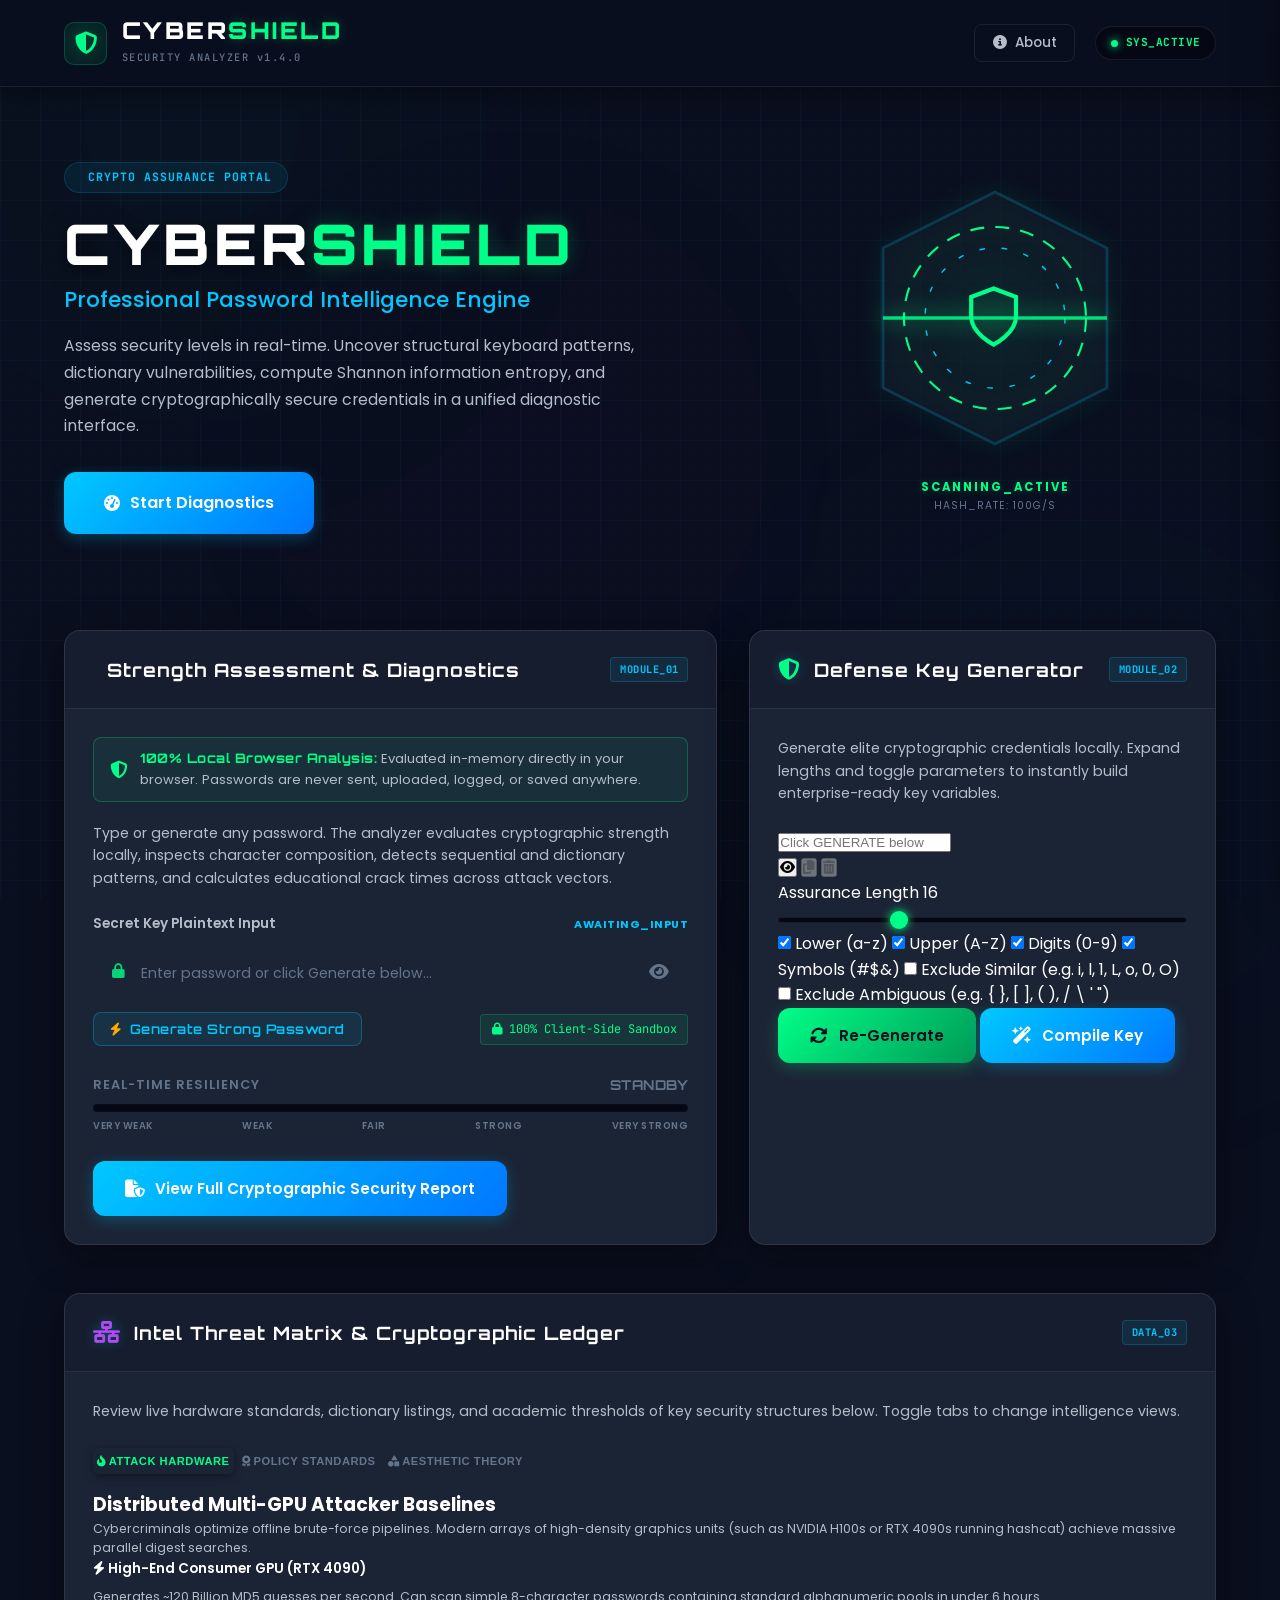
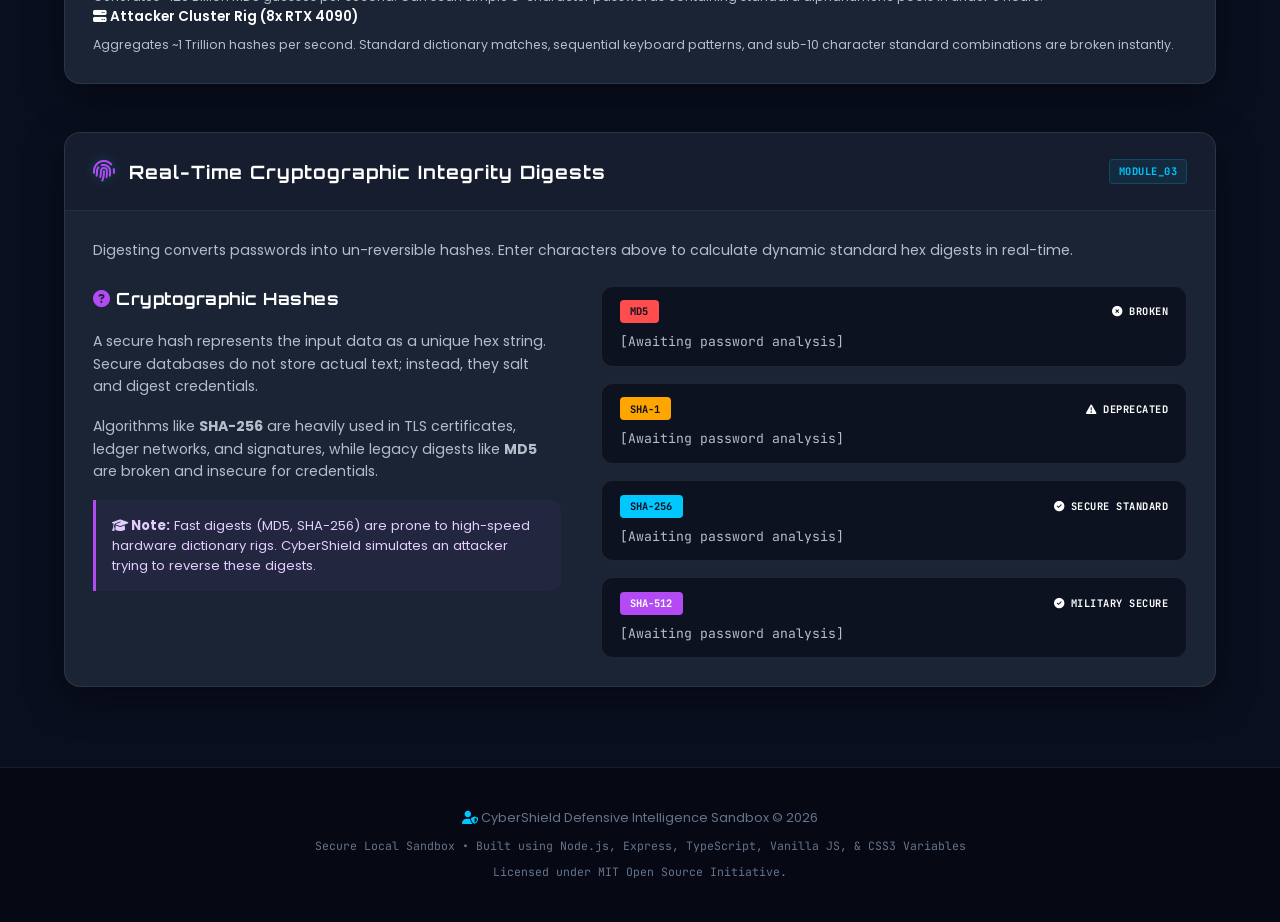
<file: index.html>
<!DOCTYPE html>
<html lang="en">
<head>
    <meta charset="UTF-8">
    <meta name="viewport" content="width=device-width, initial-scale=1.0">
    <title>CyberShield – Professional Password Security Intelligence Engine</title>
    <!-- Premium Fonts -->
    <link rel="preconnect" href="https://fonts.googleapis.com">
    <link rel="preconnect" href="https://fonts.gstatic.com" crossorigin>
    <link href="https://fonts.googleapis.com/css2?family=Inter:wght@300;400;500;600;700&family=Poppins:wght@300;400;500;600;700&family=Orbitron:wght@400;500;700;900&family=JetBrains+Mono:wght@400;500;700&display=swap" rel="stylesheet">
    <!-- Font Awesome 6 Icons -->
    <link rel="stylesheet" href="https://cdnjs.cloudflare.com/ajax/libs/font-awesome/6.4.0/css/all.min.css">
    <link rel="stylesheet" href="static/css/style.css">
</head>
<body>
    <!-- Advanced Cyber Background & Particle Effects -->
    <div class="cyber-grid" id="cyberGrid"></div>
    <div class="particles-container" id="particlesContainer"></div>
    <div class="ambient-glow bg-green"></div>
    <div class="ambient-glow bg-blue"></div>
    <div class="ambient-glow bg-purple"></div>

    <!-- Navigation Bar -->
    <header class="app-header">
        <div class="header-container">
            <div class="logo-area">
                <div class="logo-icon-wrapper">
                    <i class="fa-solid fa-shield-halved logo-icon animate-glow"></i>
                    <span class="pulse-ring"></span>
                </div>
                <div class="logo-text">
                    <h1>CYBER<span>SHIELD</span></h1>
                    <span class="tagline">SECURITY ANALYZER v1.4.0</span>
                </div>
            </div>
            
            <nav class="nav-links" id="navLinks">
                <button type="button" class="nav-link-btn" id="aboutBtn">
                    <i class="fa-solid fa-circle-info"></i> About
                </button>
                <div class="status-badge">
                    <span class="status-indicator"></span>
                    <span class="status-label">SYS_ACTIVE</span>
                </div>
            </nav>

            <button class="mobile-menu-toggle" id="mobileMenuToggle" aria-label="Toggle navigation">
                <i class="fa-solid fa-bars"></i>
            </button>
        </div>
    </header>

    <!-- Mobile Nav Drawer -->
    <div class="mobile-nav-drawer" id="mobileNavDrawer">
        <button class="close-drawer-btn" id="closeDrawerBtn"><i class="fa-solid fa-xmark"></i></button>
        <div class="drawer-content">
            <button type="button" class="drawer-link-btn" id="aboutBtnMobile">
                <i class="fa-solid fa-circle-info"></i> About System
            </button>
            <div class="drawer-status">
                <span class="status-indicator"></span>
                <span>SYSTEM STATUS: SECURE</span>
            </div>
        </div>
    </div>

    <!-- About Modal Dialog -->
    <div class="modal-overlay" id="aboutModal">
        <div class="modal-card">
            <div class="modal-header">
                <h3><i class="fa-solid fa-circle-nodes text-blue"></i> CyberShield Architecture</h3>
                <button class="close-modal-btn" id="closeModalBtn">&times;</button>
            </div>
            <div class="modal-body">
                <p><strong>CyberShield</strong> is an enterprise-grade password defense diagnostic sandbox built for cybersecurity professionals and academic verification.</p>
                
                <div class="tech-specs-grid">
                    <div class="spec-item">
                        <span class="spec-label">Entropy Model</span>
                        <span class="spec-val">Shannon Log2 Math</span>
                    </div>
                    <div class="spec-item">
                        <span class="spec-label">Rig Simulation</span>
                        <span class="spec-val">100 Billion Guesses/s</span>
                    </div>
                    <div class="spec-item">
                        <span class="spec-label">Pattern Mining</span>
                        <span class="spec-val">QWERTY Walks & Sequences</span>
                    </div>
                    <div class="spec-item">
                        <span class="spec-label">Integrity</span>
                        <span class="spec-val">MD5, SHA1, SHA2, SHA512</span>
                    </div>
                </div>

                <div class="modal-divider"></div>
                <p class="modal-note"><i class="fa-solid fa-shield-virus text-green"></i> <strong>Security Statement:</strong> CyberShield operates entirely locally. No passwords or telemetry inputs are ever stored on a remote database or shared with external third-party servers.</p>
            </div>
            <div class="modal-footer">
                <button type="button" class="cyber-btn btn-primary" id="closeModalOk">Acknowledge</button>
            </div>
        </div>
    </div>

    <main class="dashboard-container">
        
        <!-- Error Banner -->
        <div class="error-banner animate-fade-in hidden" id="errorBanner">
            <i class="fa-solid fa-triangle-exclamation err-icon"></i>
            <div class="error-text">
                <strong>SEC_ALERT:</strong> <span id="errorText">Please enter a password to analyze.</span>
            </div>
            <button class="close-err-btn" onclick="document.getElementById('errorBanner').classList.add('hidden')">&times;</button>
        </div>

        <!-- Hero Section -->
        <section class="hero-section">
            <div class="hero-grid-container">
                <div class="hero-text-area animate-slide-up">
                    <span class="cyber-badge-glow"><i class="fa-solid fa-radar"></i> CRYPTO ASSURANCE PORTAL</span>
                    <h2 class="hero-title">CYBER<span class="text-neon-green">SHIELD</span></h2>
                    <h3 class="hero-subtitle">Professional Password Intelligence Engine</h3>
                    <p class="hero-description">
                        Assess security levels in real-time. Uncover structural keyboard patterns, dictionary vulnerabilities, compute Shannon information entropy, and generate cryptographically secure credentials in a unified diagnostic interface.
                    </p>
                    <div class="hero-actions">
                        <button type="button" class="cyber-btn btn-primary lg" id="startAnalysisBtn">
                            <span class="btn-shine"></span>
                            <i class="fa-solid fa-gauge-high"></i> Start Diagnostics
                        </button>
                    </div>
                </div>

                <div class="hero-visual-area">
                    <!-- Interactive Cybersecurity SVG Visualizer -->
                    <div class="shield-visualizer-container">
                        <svg class="shield-visualizer" viewBox="0 0 200 200">
                            <!-- Outer Hexagon Grid -->
                            <polygon points="100,10 180,50 180,150 100,190 20,150 20,50" class="hex-outer" />
                            <!-- Rotating Cyber Ring -->
                            <circle cx="100" cy="100" r="65" class="cyber-ring ring-1" />
                            <circle cx="100" cy="100" r="50" class="cyber-ring ring-2" />
                            <!-- Scanning Laser Line -->
                            <line x1="20" y1="100" x2="180" y2="100" class="laser-line" />
                            <!-- Shield Icon Inside -->
                            <g transform="translate(75, 75) scale(2.0)" class="shield-g">
                                <path d="M12 22s8-4 8-10V5l-8-3-8 3v7c0 6 8 10 8 10z" class="shield-svg-path" />
                            </g>
                        </svg>
                        <div class="visualizer-overlay-text font-mono">
                            <div class="scanning-text">SCANNING_ACTIVE</div>
                            <div class="bit-rate" id="telemetryDataText">HASH_RATE: 100G/S</div>
                        </div>
                    </div>
                </div>
            </div>
        </section>

        <!-- Password Analysis Card -->
        <div class="grid-layout" id="analysisAnchor">
            <!-- Left Side: Password Strength Analyzer -->
            <section class="card glass-card span-lg animate-slide-up" style="animation-delay: 0.1s;">
                <div class="card-header">
                    <div class="card-title-group">
                        <i class="fa-solid fa-key-skeleton card-title-icon text-blue"></i>
                        <h2>Strength Assessment & Diagnostics</h2>
                    </div>
                    <span class="sec-label">MODULE_01</span>
                </div>
                
                <div class="card-body">
                    <!-- Privacy Guarantee Banner -->
                    <div class="privacy-notice-banner">
                        <i class="fa-solid fa-shield-halved"></i>
                        <span><strong>100% Local Browser Analysis:</strong> Evaluated in-memory directly in your browser. Passwords are never sent, uploaded, logged, or saved anywhere.</span>
                    </div>

                    <p class="card-description">
                        Type or generate any password. The analyzer evaluates cryptographic strength locally, inspects character composition, detects sequential and dictionary patterns, and calculates educational crack times across attack vectors.
                    </p>

                    <!-- Primary Analyzer Form -->
                    <form action="/analyze" method="POST" class="analyzer-form" id="mainAnalyzerForm">
                        <div class="input-group">
                            <div class="input-header">
                                <label for="passwordInput">Secret Key Plaintext Input</label>
                                <span class="input-status font-mono" id="inputStatusText">AWAITING_INPUT</span>
                            </div>
                            <div class="password-wrapper">
                                <span class="input-lock-icon"><i class="fa-solid fa-lock"></i></span>
                                <input 
                                    type="password" 
                                    id="passwordInput" 
                                    name="password" 
                                    placeholder="Enter password or click Generate below..." 
                                    autocomplete="off" 
                                    required
                                    maxlength="128"
                                    class="cyber-input with-icon"
                                >
                                <button type="button" class="visibility-toggle" id="toggleVisibility" aria-label="Toggle password visibility">
                                    <i id="eyeIcon" class="fa-solid fa-eye"></i>
                                    <i id="eyeOffIcon" class="fa-solid fa-eye-slash hidden"></i>
                                </button>
                            </div>
                            
                            <!-- Quick Action Row -->
                            <div class="quick-action-row">
                                <button type="button" id="quickGenerateBtn" class="quick-generate-btn">
                                    <i class="fa-solid fa-bolt"></i> Generate Strong Password
                                </button>
                                <span class="privacy-badge-pill">
                                    <i class="fa-solid fa-lock"></i> 100% Client-Side Sandbox
                                </span>
                            </div>
                        </div>

                        <!-- Live Strength Meter (5 Tiers) -->
                        <div class="live-strength-meter-container">
                            <div class="meter-labels-row">
                                <span class="meter-heading">Real-Time Resiliency</span>
                                <span class="meter-rating-label" id="meterRatingLabel">STANDBY</span>
                            </div>
                            <div class="meter-bar-wrapper">
                                <div class="meter-bar-fill" id="meterBarFill"></div>
                            </div>
                            <div class="meter-steps font-mono">
                                <span id="stepVeryWeak">VERY WEAK</span>
                                <span id="stepWeak">WEAK</span>
                                <span id="stepFair">FAIR</span>
                                <span id="stepStrong">STRONG</span>
                                <span id="stepVeryStrong">VERY STRONG</span>
                            </div>
                        </div>

                        <div class="form-actions">
                            <button type="submit" class="cyber-btn btn-primary" id="analyzeSubmit">
                                <span class="btn-shine"></span>
                                <i class="fa-solid fa-file-shield btn-icon"></i>
                                View Full Cryptographic Security Report
                            </button>
                        </div>
                    </form>

                    <!-- Real-Time Interactive Diagnostics Panel (Populates as you type or generate) -->
                    <div id="liveDiagnostics" class="live-diagnostics hidden animate-fade-in">
                        <hr class="cyber-divider">
                        <h3 class="subsection-title"><i class="fa-solid fa-terminal text-blue"></i> Real-Time Telemetry & Security Diagnostics</h3>
                        
                        <!-- Top Summary: Score Gauge & Health -->
                        <div class="live-grid">
                            <!-- Circular Gauge Column -->
                            <div class="gauge-column">
                                <div class="gauge-wrapper">
                                    <svg class="progress-ring" width="120" height="120">
                                        <circle class="progress-ring-bg" stroke="#111827" stroke-width="8" fill="transparent" r="50" cx="60" cy="60"/>
                                        <circle id="liveGauge" class="progress-ring-circle" stroke="var(--accent-green)" stroke-width="8" stroke-dasharray="314.16" stroke-dashoffset="314.16" stroke-linecap="round" fill="transparent" r="50" cx="60" cy="60"/>
                                    </svg>
                                    <div class="gauge-labels">
                                        <span id="liveScoreValue" class="score-number text-green">0</span>
                                        <span class="score-label">SCORE %</span>
                                    </div>
                                </div>
                                <div class="live-status-badge">
                                    <span id="liveStrengthLabel" class="live-badge strength-weak">Weak</span>
                                </div>
                            </div>

                            <!-- Metrics Quick Column -->
                            <div class="metrics-column">
                                <div class="metric-row">
                                    <span class="metric-name"><i class="fa-solid fa-wave-square text-purple icon-inline"></i> Shannon Entropy</span>
                                    <span id="liveEntropyValue" class="metric-value font-mono">0.00 bits</span>
                                </div>
                                <div class="metric-row">
                                    <span class="metric-name"><i class="fa-solid fa-hourglass-half text-blue icon-inline"></i> Estimated Crack Time</span>
                                    <span id="liveCrackTimeValue" class="metric-value text-blue">Instant</span>
                                </div>
                                <div class="metric-row">
                                    <span class="metric-name"><i class="fa-solid fa-ruler-horizontal text-muted icon-inline"></i> Length Evaluation</span>
                                    <span id="liveLenCheck" class="metric-indicator text-rose-500">
                                        <span class="dot bg-rose-500"></span>0 characters
                                    </span>
                                </div>
                                <div class="metric-row">
                                    <span class="metric-name"><i class="fa-solid fa-cubes text-muted icon-inline"></i> Active Character Sets</span>
                                    <div id="liveCharSets" class="charset-badges font-mono">
                                        <span class="mini-badge" id="setLower">a-z</span>
                                        <span class="mini-badge" id="setUpper">A-Z</span>
                                        <span class="mini-badge" id="setDigits">0-9</span>
                                        <span class="mini-badge" id="setSymbols">#$&</span>
                                    </div>
                                </div>
                            </div>
                        </div>

                        <!-- Educational Disclaimer Callout -->
                        <div class="edu-disclaimer-card">
                            <i class="fa-solid fa-circle-info text-blue"></i>
                            <strong>Security-Strength Indicator:</strong> The 0–100% score is a relative mathematical strength metric derived from Shannon information entropy and NIST SP 800-63B standards. It serves as an educational resilience score rather than an absolute guarantee of protection.
                        </div>

                        <!-- 2. PASSWORD DETAILS: Character Metrics Grid -->
                        <div class="security-analysis-section">
                            <h4 class="analysis-section-title">
                                <i class="fa-solid fa-chart-pie text-blue"></i> Password Details & Composition
                            </h4>
                            <div class="character-details-grid">
                                <div class="detail-stat-card">
                                    <div class="detail-stat-header">
                                        <span>Total Length</span>
                                        <i class="fa-solid fa-ruler-horizontal text-blue"></i>
                                    </div>
                                    <div class="detail-stat-value" id="detailTotalChars">0</div>
                                    <div class="detail-stat-sub" id="detailTotalCharsSub">Characters</div>
                                </div>
                                <div class="detail-stat-card">
                                    <div class="detail-stat-header">
                                        <span>Uppercase</span>
                                        <i class="fa-solid fa-font text-purple"></i>
                                    </div>
                                    <div class="detail-stat-value" id="detailUpperChars">0</div>
                                    <div class="detail-stat-sub">A &ndash; Z</div>
                                </div>
                                <div class="detail-stat-card">
                                    <div class="detail-stat-header">
                                        <span>Lowercase</span>
                                        <i class="fa-solid fa-font text-blue"></i>
                                    </div>
                                    <div class="detail-stat-value" id="detailLowerChars">0</div>
                                    <div class="detail-stat-sub">a &ndash; z</div>
                                </div>
                                <div class="detail-stat-card">
                                    <div class="detail-stat-header">
                                        <span>Numbers</span>
                                        <i class="fa-solid fa-hashtag text-amber-400"></i>
                                    </div>
                                    <div class="detail-stat-value" id="detailDigitChars">0</div>
                                    <div class="detail-stat-sub">0 &ndash; 9</div>
                                </div>
                                <div class="detail-stat-card">
                                    <div class="detail-stat-header">
                                        <span>Special Symbols</span>
                                        <i class="fa-solid fa-circle-dollar-to-slot text-green"></i>
                                    </div>
                                    <div class="detail-stat-value" id="detailSymbolChars">0</div>
                                    <div class="detail-stat-sub">!@#$%^&*</div>
                                </div>
                                <div class="detail-stat-card">
                                    <div class="detail-stat-header">
                                        <span>Unique Chars</span>
                                        <i class="fa-solid fa-fingerprint text-sky-400"></i>
                                    </div>
                                    <div class="detail-stat-value" id="detailUniqueChars">0</div>
                                    <div class="detail-stat-sub" id="detailUniqueRatio">0% Diversity</div>
                                </div>
                                <div class="detail-stat-card">
                                    <div class="detail-stat-header">
                                        <span>Entropy</span>
                                        <i class="fa-solid fa-wave-square text-purple"></i>
                                    </div>
                                    <div class="detail-stat-value" id="detailEntropy">0.00</div>
                                    <div class="detail-stat-sub" id="detailEntropyLevel">0.00 bits</div>
                                </div>
                            </div>
                        </div>

                        <!-- 3. SECURITY ANALYSIS: Pattern Detections & Explanations -->
                        <div class="security-analysis-section">
                            <h4 class="analysis-section-title">
                                <i class="fa-solid fa-shield-halved text-blue"></i> Security Analysis & Pattern Vulnerabilities
                            </h4>
                            <div class="security-checks-grid">
                                <!-- 1. Length Check -->
                                <div class="check-item-card" id="checkCardLength">
                                    <div class="check-item-header">
                                        <div class="check-title-group">
                                            <i class="fa-solid fa-ruler-combined text-blue" id="checkIconLength"></i>
                                            <span>Password Length</span>
                                        </div>
                                        <span class="check-status-badge badge-pass" id="checkBadgeLength">PASS</span>
                                    </div>
                                    <p class="check-item-desc" id="checkDescLength">
                                        Evaluates length against standard cybersecurity baselines (12–16+ characters recommended).
                                    </p>
                                </div>

                                <!-- 2. Repeated Characters -->
                                <div class="check-item-card" id="checkCardRepeated">
                                    <div class="check-item-header">
                                        <div class="check-title-group">
                                            <i class="fa-solid fa-clone text-blue" id="checkIconRepeated"></i>
                                            <span>Repeated Characters</span>
                                        </div>
                                        <span class="check-status-badge badge-pass" id="checkBadgeRepeated">PASS</span>
                                    </div>
                                    <p class="check-item-desc" id="checkDescRepeated">
                                        Detects 3+ consecutive duplicate characters (e.g., 'aaa') or repeating chunk patterns.
                                    </p>
                                </div>

                                <!-- 3. Sequential Patterns -->
                                <div class="check-item-card" id="checkCardSequential">
                                    <div class="check-item-header">
                                        <div class="check-title-group">
                                            <i class="fa-solid fa-arrow-down-1-9 text-blue" id="checkIconSequential"></i>
                                            <span>Sequential Patterns</span>
                                        </div>
                                        <span class="check-status-badge badge-pass" id="checkBadgeSequential">PASS</span>
                                    </div>
                                    <p class="check-item-desc" id="checkDescSequential">
                                        Identifies sequential numeric or alphabetic runs (such as '123' or 'abc').
                                    </p>
                                </div>

                                <!-- 4. Common Words & Passwords -->
                                <div class="check-item-card" id="checkCardCommon">
                                    <div class="check-item-header">
                                        <div class="check-title-group">
                                            <i class="fa-solid fa-book-skull text-blue" id="checkIconCommon"></i>
                                            <span>Common Passwords & Words</span>
                                        </div>
                                        <span class="check-status-badge badge-pass" id="checkBadgeCommon">PASS</span>
                                    </div>
                                    <p class="check-item-desc" id="checkDescCommon">
                                        Scans against leaked breach wordlists and common dictionary words (e.g. 'password', 'admin').
                                    </p>
                                </div>

                                <!-- 5. Obvious Dates & Keyboard Walks -->
                                <div class="check-item-card" id="checkCardDates">
                                    <div class="check-item-header">
                                        <div class="check-title-group">
                                            <i class="fa-solid fa-calendar-days text-blue" id="checkIconDates"></i>
                                            <span>Dates & Keyboard Patterns</span>
                                        </div>
                                        <span class="check-status-badge badge-pass" id="checkBadgeDates">PASS</span>
                                    </div>
                                    <p class="check-item-desc" id="checkDescDates">
                                        Detects calendar years (e.g. '1998', '2024'), dates, and keyboard walks ('qwerty', 'asdf').
                                    </p>
                                </div>

                                <!-- 6. Character Diversity -->
                                <div class="check-item-card" id="checkCardDiversity">
                                    <div class="check-item-header">
                                        <div class="check-title-group">
                                            <i class="fa-solid fa-shapes text-blue" id="checkIconDiversity"></i>
                                            <span>Character Diversity</span>
                                        </div>
                                        <span class="check-status-badge badge-pass" id="checkBadgeDiversity">PASS</span>
                                    </div>
                                    <p class="check-item-desc" id="checkDescDiversity">
                                        Analyzes unique character diversity to ensure high cryptographic unpredictability.
                                    </p>
                                </div>
                            </div>
                        </div>

                        <!-- 4. CRACK-TIME ESTIMATES: Multi-Scenario Attacks -->
                        <div class="scenarios-container">
                            <div class="scenario-header-row">
                                <h4 class="analysis-section-title" style="margin-bottom: 0;">
                                    <i class="fa-solid fa-hourglass-half text-blue"></i> Crack-Time Estimates Across Attack Scenarios
                                </h4>
                                <span class="estimate-badge"><i class="fa-solid fa-calculator"></i> EDUCATIONAL ESTIMATE</span>
                            </div>
                            <div class="scenarios-grid">
                                <!-- Scenario 1: Online Throttled -->
                                <div class="scenario-card">
                                    <div class="scenario-card-top">
                                        <div class="scenario-title-area">
                                            <span class="scenario-name">Online Throttled Web Login</span>
                                            <span class="scenario-rate">100 attempts/sec (Rate-Limited)</span>
                                        </div>
                                        <div class="scenario-icon-wrap"><i class="fa-solid fa-globe"></i></div>
                                    </div>
                                    <div class="scenario-time-display">
                                        <span class="scenario-time-val text-blue" id="timeOnlineThrottled">Instant</span>
                                        <span class="scenario-desc-note">Protected by CAPTCHAs & lockouts.</span>
                                    </div>
                                </div>

                                <!-- Scenario 2: Online Fast API -->
                                <div class="scenario-card">
                                    <div class="scenario-card-top">
                                        <div class="scenario-title-area">
                                            <span class="scenario-name">Online Fast API</span>
                                            <span class="scenario-rate">10,000 attempts/sec</span>
                                        </div>
                                        <div class="scenario-icon-wrap"><i class="fa-solid fa-bolt"></i></div>
                                    </div>
                                    <div class="scenario-time-display">
                                        <span class="scenario-time-val text-purple" id="timeOnlineFast">Instant</span>
                                        <span class="scenario-desc-note">Automated API attack without throttling.</span>
                                    </div>
                                </div>

                                <!-- Scenario 3: Offline Single GPU Rig -->
                                <div class="scenario-card">
                                    <div class="scenario-card-top">
                                        <div class="scenario-title-area">
                                            <span class="scenario-name">Offline Fast Hash (Single GPU)</span>
                                            <span class="scenario-rate">100 Billion/sec ($10^{11}$ H/s)</span>
                                        </div>
                                        <div class="scenario-icon-wrap"><i class="fa-solid fa-microchip"></i></div>
                                    </div>
                                    <div class="scenario-time-display">
                                        <span class="scenario-time-val text-emerald-400" id="timeOfflineGpu">Instant</span>
                                        <span class="scenario-desc-note">RTX 4090 GPU cracking fast unsalted hashes.</span>
                                    </div>
                                </div>

                                <!-- Scenario 4: Offline Massive Cluster -->
                                <div class="scenario-card">
                                    <div class="scenario-card-top">
                                        <div class="scenario-title-area">
                                            <span class="scenario-name">Offline Distributed Cluster</span>
                                            <span class="scenario-rate">10 Trillion/sec ($10^{13}$ H/s)</span>
                                        </div>
                                        <div class="scenario-icon-wrap"><i class="fa-solid fa-server"></i></div>
                                    </div>
                                    <div class="scenario-time-display">
                                        <span class="scenario-time-val text-sky-400" id="timeOfflineCluster">Instant</span>
                                        <span class="scenario-desc-note">Nation-state or cloud farm supercomputer.</span>
                                    </div>
                                </div>

                                <!-- Scenario 5: Slow Memory-Hard Hash -->
                                <div class="scenario-card">
                                    <div class="scenario-card-top">
                                        <div class="scenario-title-area">
                                            <span class="scenario-name">Slow Memory-Hard Hash</span>
                                            <span class="scenario-rate">5,000 hashes/sec (Argon2id)</span>
                                        </div>
                                        <div class="scenario-icon-wrap"><i class="fa-solid fa-lock"></i></div>
                                    </div>
                                    <div class="scenario-time-display">
                                        <span class="scenario-time-val text-green" id="timeSlowHash">Instant</span>
                                        <span class="scenario-desc-note">Modern memory-hardened password storage.</span>
                                    </div>
                                </div>
                            </div>
                            <div class="edu-disclaimer-card" style="margin-top: 0.85rem;">
                                <i class="fa-solid fa-info-circle text-blue"></i>
                                <strong>Methodology Note:</strong> Cracking times are theoretical approximations based on search space combinations ($R^L$) and hardware capacity. Real-world cracking time depends on the hashing algorithm (fast MD5 vs. Argon2id), salt implementation, rate limits, and custom dictionary mask rules.
                            </div>
                        </div>

                        <!-- 5. RECOMMENDATIONS FOR IMPROVEMENT -->
                        <div class="findings-group" style="margin-top: 1.5rem;">
                            <h4 class="findings-group-title text-sky-400"><i class="fa-solid fa-shield-virus"></i> Actionable Security Recommendations</h4>
                            <div id="liveSuggestions" class="checklist-items">
                                <!-- Dynamically populated recommendations -->
                            </div>
                        </div>

                        <!-- Warnings & Suggestions -->
                        <div id="liveAlerts" class="live-alerts" style="margin-top: 1.25rem;">
                            <!-- Populated dynamically -->
                        </div>
                    </div>
                </div>
            </section>

            <!-- Right Side: Standalone Secure Password Generator Module -->
            <section class="card glass-card span-sm animate-slide-up" style="animation-delay: 0.2s;">
                <div class="card-header">
                    <div class="card-title-group">
                        <i class="fa-solid fa-shield-halved card-title-icon text-green animate-glow"></i>
                        <h2>Defense Key Generator</h2>
                    </div>
                    <span class="sec-label">MODULE_02</span>
                </div>
                
                <div class="card-body">
                    <p class="card-description">
                        Generate elite cryptographic credentials locally. Expand lengths and toggle parameters to instantly build enterprise-ready key variables.
                    </p>

                    <div class="generator-workspace">
                        <!-- Output Screen -->
                        <div class="output-screen">
                            <input 
                                type="password" 
                                id="generatorOutput" 
                                class="generator-output-field font-mono" 
                                readonly 
                                placeholder="Click GENERATE below"
                            >
                            <div class="output-actions">
                                <button type="button" class="action-btn tooltip" id="toggleGenVisibility" aria-label="Toggle password visibility">
                                    <i id="genEyeIcon" class="fa-solid fa-eye"></i>
                                    <i id="genEyeOffIcon" class="fa-solid fa-eye-slash hidden"></i>
                                </button>
                                <button type="button" class="action-btn tooltip" id="copyPasswordBtn" disabled>
                                    <i class="fa-solid fa-copy"></i>
                                    <span class="tooltiptext" id="copyTooltip">Copy Password</span>
                                </button>
                                <button type="button" class="action-btn" id="clearPasswordBtn" disabled aria-label="Clear generation output">
                                    <i class="fa-solid fa-trash-can"></i>
                                </button>
                            </div>
                        </div>

                        <!-- Length Range Slider -->
                        <div class="control-group">
                            <div class="control-header">
                                <span class="control-title">Assurance Length</span>
                                <span class="control-value font-mono" id="lengthDisplay">16</span>
                            </div>
                            <!-- Slider indices map to indices of: [8, 12, 16, 20, 24, 32, 48, 64] -->
                            <input 
                                type="range" 
                                id="lengthSlider" 
                                min="0" 
                                max="7" 
                                value="2" 
                                class="cyber-slider"
                            >
                        </div>

                        <!-- Grid Settings Checkboxes -->
                        <div class="generator-settings-grid">
                            <label class="custom-checkbox-container">
                                <input type="checkbox" id="genLower" checked>
                                <span class="checkbox-mark"></span>
                                <span class="checkbox-label">Lower (a-z)</span>
                            </label>
                            
                            <label class="custom-checkbox-container">
                                <input type="checkbox" id="genUpper" checked>
                                <span class="checkbox-mark"></span>
                                <span class="checkbox-label">Upper (A-Z)</span>
                            </label>
                            
                            <label class="custom-checkbox-container">
                                <input type="checkbox" id="genDigits" checked>
                                <span class="checkbox-mark"></span>
                                <span class="checkbox-label">Digits (0-9)</span>
                            </label>
                            
                            <label class="custom-checkbox-container">
                                <input type="checkbox" id="genSymbols" checked>
                                <span class="checkbox-mark"></span>
                                <span class="checkbox-label">Symbols (#$&)</span>
                            </label>

                            <label class="custom-checkbox-container span-full">
                                <input type="checkbox" id="genExcludeSimilar">
                                <span class="checkbox-mark"></span>
                                <span class="checkbox-label text-dim">Exclude Similar (e.g. i, l, 1, L, o, 0, O)</span>
                            </label>

                            <label class="custom-checkbox-container span-full">
                                <input type="checkbox" id="genExcludeAmbiguous">
                                <span class="checkbox-mark"></span>
                                <span class="checkbox-label text-dim">Exclude Ambiguous (e.g. { }, [ ], ( ), / \ ' ")</span>
                            </label>
                        </div>

                        <div class="generator-actions-row">
                            <button type="button" class="cyber-btn btn-secondary flex-1" id="regenerateBtn">
                                <i class="fa-solid fa-rotate btn-icon" id="regenerateIcon"></i>
                                Re-Generate
                            </button>
                            <button type="button" class="cyber-btn btn-primary flex-2" id="generateBtn">
                                <span class="btn-shine"></span>
                                <i class="fa-solid fa-wand-magic-sparkles btn-icon"></i>
                                Compile Key
                            </button>
                        </div>
                    </div>

                    <!-- Real-Time Generator Assessment Panel (Hidden by default, shown after compilation) -->
                    <div id="genLiveDiagnostics" class="gen-live-diagnostics hidden animate-fade-in" style="margin-top: 1.5rem;">
                        <hr class="cyber-divider">
                        <div class="gen-diagnostics-header">
                            <h3 class="subsection-title sm"><i class="fa-solid fa-microchip text-green"></i> Key Quality Telemetry</h3>
                            <span id="genLiveStrengthLabel" class="live-badge strength-excellent">Excellent</span>
                        </div>
                        
                        <div class="gen-diagnostics-body">
                            <!-- Small Gauge and Details Row -->
                            <div class="gen-diag-row">
                                <div class="gauge-wrapper sm">
                                    <svg class="progress-ring" width="80" height="80">
                                        <circle class="progress-ring-bg" stroke="#111827" stroke-width="6" fill="transparent" r="32" cx="40" cy="40"/>
                                        <circle id="genLiveGauge" class="progress-ring-circle" stroke="#00FF88" stroke-width="6" stroke-dasharray="201.06" stroke-dashoffset="20.1" stroke-linecap="round" fill="transparent" r="32" cx="40" cy="40"/>
                                    </svg>
                                    <div class="gauge-labels">
                                        <span id="genLiveScoreValue" class="score-number sm text-green">95</span>
                                    </div>
                                </div>
                                <div class="gen-diag-metrics">
                                    <div class="gen-metric-item">
                                        <span class="gen-metric-lbl">Entropy Rating:</span>
                                        <span id="genLiveEntropyValue" class="gen-metric-val font-mono">96.00 bits</span>
                                    </div>
                                    <div class="gen-metric-item">
                                        <span class="gen-metric-lbl">Est. Crack Time:</span>
                                        <span id="genLiveCrackTimeValue" class="gen-metric-val text-blue font-mono">4.1 Billion Years</span>
                                    </div>
                                    <div class="gen-metric-item">
                                        <span class="gen-metric-lbl">Mathematical Quality:</span>
                                        <span id="genLiveQualityValue" class="gen-metric-val text-dim font-mono">Impregnable</span>
                                    </div>
                                </div>
                            </div>
                            
                            <div class="gen-recs-box">
                                <span class="gen-recs-title"><i class="fa-solid fa-shield-halved text-blue"></i> Defensive Validation Check:</span>
                                <ul id="genLiveRecommendations" class="gen-recs-list">
                                    <li>Key meets elite cryptographic entropy requirements. No vulnerabilities found.</li>
                                </ul>
                            </div>
                        </div>
                    </div>
                </div>
            </section>
        </div>

        <!-- Academic Cyber Threat & Defense Intel Hub Panel -->
        <section class="card glass-card animate-slide-up" style="margin-top: 3rem; animation-delay: 0.3s;">
            <div class="card-header">
                <div class="card-title-group">
                    <i class="fa-solid fa-network-wired card-title-icon text-purple"></i>
                    <h2>Intel Threat Matrix & Cryptographic Ledger</h2>
                </div>
                <span class="sec-label">DATA_03</span>
            </div>

            <div class="card-body">
                <p class="card-description">
                    Review live hardware standards, dictionary listings, and academic thresholds of key security structures below. Toggle tabs to change intelligence views.
                </p>

                <!-- Custom Interactive Tabs -->
                <div class="intel-tabs-row">
                    <button type="button" class="intel-tab-btn active" data-tab="tabAttack">
                        <i class="fa-solid fa-fire-flame-curved tab-icon"></i> Attack Hardware
                    </button>
                    <button type="button" class="intel-tab-btn" data-tab="tabStandards">
                        <i class="fa-solid fa-award tab-icon"></i> Policy Standards
                    </button>
                    <button type="button" class="intel-tab-btn" data-tab="tabAesthetics">
                        <i class="fa-solid fa-shapes tab-icon"></i> Aesthetic Theory
                    </button>
                </div>

                <div class="intel-tab-content">
                    <!-- Tab 1: Attack Hardware -->
                    <div class="intel-tab-panel active animate-fade-in" id="tabAttack">
                        <h3 class="panel-headline text-rose-500">Distributed Multi-GPU Attacker Baselines</h3>
                        <p class="panel-para">
                            Cybercriminals optimize offline brute-force pipelines. Modern arrays of high-density graphics units (such as NVIDIA H100s or RTX 4090s running hashcat) achieve massive parallel digest searches.
                        </p>
                        <div class="intel-grid">
                            <div class="intel-info-box">
                                <h4><i class="fa-solid fa-bolt text-warning"></i> High-End Consumer GPU (RTX 4090)</h4>
                                <p class="text-secondary">Generates ~120 Billion MD5 guesses per second. Can scan simple 8-character passwords containing standard alphanumeric pools in under 6 hours.</p>
                            </div>
                            <div class="intel-info-box">
                                <h4><i class="fa-solid fa-server text-rose-500"></i> Attacker Cluster Rig (8x RTX 4090)</h4>
                                <p class="text-secondary">Aggregates ~1 Trillion hashes per second. Standard dictionary matches, sequential keyboard patterns, and sub-10 character standard combinations are broken instantly.</p>
                            </div>
                        </div>
                    </div>

                    <!-- Tab 2: Standards -->
                    <div class="intel-tab-panel animate-fade-in" id="tabStandards">
                        <h3 class="panel-headline text-sky-400">Cryptographic Standard Policies & Regulations</h3>
                        <p class="panel-para">
                            Academic security bodies (NIST, BSI, ANSSI) actively adapt guidelines to survive expanding quantum/parallelized search spaces.
                        </p>
                        <div class="intel-grid">
                            <div class="intel-info-box">
                                <h4><i class="fa-solid fa-building-shield text-blue"></i> NIST SP 800-63B guidelines</h4>
                                <p class="text-secondary">Emphasizes length over complex symbol decoration. Recommends at least 12–16 character minimums and mandates dictionary check barriers to prevent leaking listings.</p>
                            </div>
                            <div class="intel-info-box">
                                <h4><i class="fa-solid fa-fingerprint text-green"></i> PCI-DSS v4.0 Requirement</h4>
                                <p class="text-secondary">Mandates standard enterprise credentials be at least 12 characters long, containing both numerical and alphabetical sets, rotated if suspicious indicators present.</p>
                            </div>
                        </div>
                    </div>

                    <!-- Tab 3: Aesthetic Theory -->
                    <div class="intel-tab-panel animate-fade-in" id="tabAesthetics">
                        <h3 class="panel-headline text-purple">High-Contrast Defensive Space Aesthetics</h3>
                        <p class="panel-para">
                            A highly-polished user interface creates trust and increases system engagement. CyberShield employs standard grid ratios, glowing high-contrast accents, and clean typeface hierarchies.
                        </p>
                        <div class="intel-grid">
                            <div class="intel-info-box">
                                <h4><i class="fa-solid fa-palette text-purple"></i> Glow and Contrast Theory</h4>
                                <p class="text-secondary">Utilizing dark background canvases (using deep slate values) frames illuminated active elements, directing operator attention directly to alerts without eye strain.</p>
                            </div>
                            <div class="intel-info-box">
                                <h4><i class="fa-solid fa-bezier-curve text-blue"></i> Geometric Spacing Harmony</h4>
                                <p class="text-secondary">Structured card grids paired with dynamic ring elements and crisp typography pairings (Inter display headings with JetBrains Mono data) maintain visual elegance.</p>
                            </div>
                        </div>
                    </div>
                </div>
            </div>
        </section>

        <!-- Real-Time Cryptographic Hashing Hex Digests (Static visualizer) -->
        <section class="card glass-card animate-slide-up" style="margin-top: 3rem; animation-delay: 0.35s;" id="hashDigestsSection">
            <div class="card-header">
                <div class="card-title-group">
                    <i class="fa-solid fa-fingerprint card-title-icon text-purple animate-glow"></i>
                    <h2>Real-Time Cryptographic Integrity Digests</h2>
                </div>
                <span class="sec-label">MODULE_03</span>
            </div>

            <div class="card-body">
                <p class="card-description text-secondary">
                    Digesting converts passwords into un-reversible hashes. Enter characters above to calculate dynamic standard hex digests in real-time.
                </p>

                <div class="hashing-grid">
                    <!-- Column 1: Academic explanation -->
                    <div class="hashing-explanation-card">
                        <h3><i class="fa-solid fa-circle-question text-purple"></i> Cryptographic Hashes</h3>
                        <p>
                            A secure hash represents the input data as a unique hex string. Secure databases do not store actual text; instead, they salt and digest credentials.
                        </p>
                        <p>
                            Algorithms like <strong>SHA-256</strong> are heavily used in TLS certificates, ledger networks, and signatures, while legacy digests like <strong>MD5</strong> are broken and insecure for credentials.
                        </p>
                        <div class="edu-callout">
                            <strong><i class="fa-solid fa-graduation-cap"></i> Note:</strong> Fast digests (MD5, SHA-256) are prone to high-speed hardware dictionary rigs. CyberShield simulates an attacker trying to reverse these digests.
                        </div>
                    </div>

                    <!-- Column 2: Active hash blocks -->
                    <div class="hashing-digests-card">
                        <div class="hash-block">
                            <div class="hash-header">
                                <span class="hash-tag md5">MD5</span>
                                <span class="hash-status text-rose-500"><i class="fa-solid fa-circle-xmark"></i> BROKEN</span>
                            </div>
                            <div class="hash-output font-mono" id="hashMD5">
                                [Awaiting password analysis]
                            </div>
                        </div>

                        <div class="hash-block">
                            <div class="hash-header">
                                <span class="hash-tag sha1">SHA-1</span>
                                <span class="hash-status text-amber-500"><i class="fa-solid fa-triangle-exclamation"></i> DEPRECATED</span>
                            </div>
                            <div class="hash-output font-mono" id="hashSHA1">
                                [Awaiting password analysis]
                            </div>
                        </div>

                        <div class="hash-block">
                            <div class="hash-header">
                                <span class="hash-tag sha256">SHA-256</span>
                                <span class="hash-status text-emerald-500"><i class="fa-solid fa-circle-check"></i> SECURE STANDARD</span>
                            </div>
                            <div class="hash-output font-mono" id="hashSHA256">
                                [Awaiting password analysis]
                            </div>
                        </div>

                        <div class="hash-block">
                            <div class="hash-header">
                                <span class="hash-tag sha512">SHA-512</span>
                                <span class="hash-status text-emerald-500"><i class="fa-solid fa-circle-check"></i> MILITARY SECURE</span>
                            </div>
                            <div class="hash-output font-mono" id="hashSHA512">
                                [Awaiting password analysis]
                            </div>
                        </div>
                    </div>
                </div>
            </div>
        </section>

        <!-- CLIENT-SIDE DEEP AUDIT SECTION (Visible on static mode analyze) -->
        <div id="detailedAuditSection" class="hidden animate-fade-in" style="margin-top: 3rem;">
            <div class="section-divider" style="margin: 4rem 0 2rem 0; text-align: center;">
                <span class="divider-text" style="font-family: 'Orbitron', sans-serif; letter-spacing: 0.2em; font-size: 1.1rem; color: #00c8ff;">
                    <i class="fa-solid fa-folder-open text-blue"></i> DYNAMIC CRYPTOGRAPHIC AUDIT REPORT
                </span>
                <div style="height: 1px; background: linear-gradient(90deg, transparent, rgba(0, 200, 255, 0.3), transparent); margin-top: 0.5rem; width: 100%;"></div>
            </div>

            <!-- Target Summary Card -->
            <section class="card glass-card top-hero-card" style="margin-bottom: 2rem;">
                <div class="hero-flex">
                    <div class="hero-left">
                        <span class="meta-label">TARGET PASSWORD FOR INSPECTION</span>
                        <div class="analyzed-password-box">
                            <span class="input-lock-icon"><i class="fa-solid fa-key text-blue"></i></span>
                            <span id="localAnalyzedPassword" class="obscured-password font-mono">••••••••</span>
                            <button type="button" class="visibility-toggle" id="toggleLocalResultVisibility" aria-label="Toggle password visibility">
                                <i id="localEyeIcon" class="fa-solid fa-eye"></i>
                                <i id="localEyeOffIcon" class="fa-solid fa-eye-slash hidden"></i>
                            </button>
                        </div>
                    </div>
                    <div class="hero-right">
                        <span class="meta-label">DEFENSE RATING VERDICT</span>
                        <div class="rating-badge-container">
                            <span id="localVerdictBadge" class="badge bg-rose-500/10 text-rose-400 border border-rose-500/20"><i class="fa-solid fa-shield-check"></i> Weak</span>
                        </div>
                    </div>
                </div>
            </section>

            <!-- Main Metrics Grid -->
            <div class="results-grid">
                
                <!-- 1. Circular Security Meter & Score Explanation -->
                <div class="card glass-card">
                    <div class="card-header">
                        <div class="card-title-group">
                            <i class="fa-solid fa-circle-notch text-blue card-title-icon"></i>
                            <h3>Overall Score Meter</h3>
                        </div>
                        <span class="sec-label">GAUGE_01</span>
                    </div>
                    <div class="card-body centered-flex">
                        <div class="gauge-wrapper large">
                            <svg class="progress-ring" width="180" height="180">
                                <!-- Background track -->
                                <circle class="progress-ring-bg" stroke="#111827" stroke-width="12" fill="transparent" r="75" cx="90" cy="90"/>
                                <!-- Active gauge -->
                                <circle 
                                    id="localResultGauge" 
                                    class="progress-ring-circle" 
                                    stroke="#f43f5e" 
                                    stroke-width="12" 
                                    stroke-dasharray="471.24" 
                                    stroke-dashoffset="471.24" 
                                    stroke-linecap="round" 
                                    fill="transparent" 
                                    r="75" 
                                    cx="90" 
                                    cy="90"
                                />
                            </svg>
                            <div class="gauge-labels">
                                <span id="localScoreNumber" class="score-number large text-rose-500">0</span>
                                <span class="score-label">OVERALL DEFENSE</span>
                            </div>
                        </div>
                        
                        <div class="score-summary text-center" style="width: 100%; margin-top: 1.5rem;">
                            <h4 id="localScoreGrade" class="text-rose-500"><i class="fa-solid fa-circle-check"></i> Security Grade: Weak</h4>
                            <p id="localScoreExplanation" class="score-explanation text-secondary" style="font-size: 0.9rem; line-height: 1.4;">
                                This key is extremely vulnerable. It is highly advised to immediately replace it with a strong alternative.
                            </p>
                        </div>
                    </div>
                </div>

                <!-- 2. Theoretical Information Entropy Card -->
                <div class="card glass-card">
                    <div class="card-header">
                        <div class="card-title-group">
                            <i class="fa-solid fa-chart-line text-purple card-title-icon"></i>
                            <h3>Shannon Entropy Analysis</h3>
                        </div>
                        <span class="sec-label">METRIC_02</span>
                    </div>
                    <div class="card-body">
                        <div class="entropy-metric-box">
                            <div id="localEntropyVal" class="entropy-score font-mono text-purple">0.00 <span class="unit">bits</span></div>
                            <span id="localEntropyLevel" class="entropy-badge"><i class="fa-solid fa-brain"></i> None</span>
                        </div>

                        <p id="localEntropyDesc" class="section-para text-secondary" style="font-size: 0.9rem; line-height: 1.4; margin-bottom: 1.5rem;">
                            No password provided to analyze.
                        </p>

                        <div class="formula-box">
                            <span class="formula-label font-mono"><i class="fa-solid fa-square-root-variable"></i> ENTROPY FORMULA</span>
                            <div class="formula-content font-mono">
                                H = L &times; log<sub>2</sub>(R)
                            </div>
                            <div class="formula-variables font-mono" id="localFormulaVars">
                                <span>L = Length (0)</span>
                                <span>R = Charset Pool (1)</span>
                            </div>
                        </div>
                    </div>
                </div>

                <!-- 3. Estimated Crack Time -->
                <div class="card glass-card">
                    <div class="card-header">
                        <div class="card-title-group">
                            <i class="fa-solid fa-clock text-blue card-title-icon"></i>
                            <h3>Attacker Brute-Force Time</h3>
                        </div>
                        <span class="sec-label">METRIC_03</span>
                    </div>
                    <div class="card-body">
                        <div class="crack-time-metric">
                            <i class="fa-solid fa-gauge-high text-blue crack-time-icon-large"></i>
                            <div id="localCrackTime" class="crack-val font-mono text-blue">Instant</div>
                        </div>

                        <p id="localCrackDesc" class="section-para text-secondary" style="font-size: 0.9rem; line-height: 1.4; margin-bottom: 1.5rem;">
                            An attacker with standard modern GPU cracking equipment (100 Billion guesses/sec) would crack this password instantaneously. This password is highly vulnerable.
                        </p>

                        <div class="edu-callout">
                            <strong><i class="fa-solid fa-microchip"></i> Rig Baseline:</strong> Simulates a distributed cluster rig executing 100 Billion attempts per second ($10^{11}$ H/s). If the target storage employs cryptographic scaling delays (e.g. Argon2id or bcrypt), guess speeds are dramatically throttled.
                        </div>
                    </div>
                </div>
            </div>

            <div class="results-grid" style="margin-top: 2rem;">
                
                <!-- 4. Security Alerts & Recommendations -->
                <div class="card glass-card span-double">
                    <div class="card-header">
                        <div class="card-title-group">
                            <i class="fa-solid fa-clipboard-list text-blue card-title-icon"></i>
                            <h3>Telemetry Findings & Remediation Checklist</h3>
                        </div>
                        <span class="sec-label">RECS_04</span>
                    </div>
                    <div class="card-body">
                        <div class="findings-group">
                            <h4 id="localFindingsGroupTitle" class="findings-group-title text-rose-500"><i class="fa-solid fa-triangle-exclamation"></i> Security Threats Detected (0)</h4>
                            <div id="localAlertsList" class="alerts-list">
                                <!-- Dynamically populated alert items -->
                            </div>
                        </div>

                        <div class="findings-group" style="margin-top: 1.5rem;">
                            <h4 class="findings-group-title text-sky-400"><i class="fa-solid fa-shield-virus"></i> Security Enhancements Recommendations</h4>
                            <div id="localSuggestionsList" class="checklist-items">
                                <!-- Dynamically populated suggestions -->
                            </div>
                        </div>
                    </div>
                </div>

                <!-- 5. Password Checklist Matrix -->
                <div class="card glass-card">
                    <div class="card-header">
                        <div class="card-title-group">
                            <i class="fa-solid fa-table-cells text-green card-title-icon"></i>
                            <h3>Composition Matrix</h3>
                        </div>
                        <span class="sec-label">MATRIX_05</span>
                    </div>
                    <div class="card-body">
                        <ul class="matrix-list">
                            <li class="matrix-row">
                                <span><i class="fa-solid fa-ruler"></i> Character Length (<span id="localMatrixLength">0</span> Chars)</span>
                                <span id="localBadgeLength" class="badge bg-rose-500/10 text-rose-400 border border-rose-500/20"><i class="fa-solid fa-xmark"></i> FAIL</span>
                            </li>
                            <li class="matrix-row">
                                <span><i class="fa-solid fa-font"></i> Lowercase Letters (a-z)</span>
                                <span id="localBadgeLower" class="badge bg-rose-500/10 text-rose-400 border border-rose-500/20"><i class="fa-solid fa-xmark"></i> NO</span>
                            </li>
                            <li class="matrix-row">
                                <span><i class="fa-solid fa-font"></i> Uppercase Letters (A-Z)</span>
                                <span id="localBadgeUpper" class="badge bg-rose-500/10 text-rose-400 border border-rose-500/20"><i class="fa-solid fa-xmark"></i> NO</span>
                            </li>
                            <li class="matrix-row">
                                <span><i class="fa-solid fa-hashtag"></i> Numeric Digits (0-9)</span>
                                <span id="localBadgeDigits" class="badge bg-rose-500/10 text-rose-400 border border-rose-500/20"><i class="fa-solid fa-xmark"></i> NO</span>
                            </li>
                            <li class="matrix-row">
                                <span><i class="fa-solid fa-circle-dollar-to-slot"></i> Special Characters</span>
                                <span id="localBadgeSymbols" class="badge bg-rose-500/10 text-rose-400 border border-rose-500/20"><i class="fa-solid fa-xmark"></i> NO</span>
                            </li>
                        </ul>
                    </div>
                </div>
            </div>

            <!-- 6. Cryptographic Hashing Hex Digests -->
            <section class="card glass-card" style="margin-top: 2.5rem;">
                <div class="card-header">
                    <div class="card-title-group">
                        <i class="fa-solid fa-fingerprint card-title-icon text-purple"></i>
                        <h2>Password Cryptographic Integrity Digests</h2>
                    </div>
                    <span class="sec-label">HASHES_06</span>
                </div>
                <div class="card-body">
                    <p class="card-description text-secondary" style="margin-bottom: 2rem;">
                        Examine these one-way hashing conversions. Same characters consistently generate these exact hex outputs. Securing systems properly relies on these unique digital footprints.
                    </p>

                    <div class="digests-display-column">
                        <!-- MD5 -->
                        <div class="hash-result-block">
                            <div class="hash-result-header">
                                <div class="hash-name-group">
                                    <span class="hash-pill md5">MD5</span>
                                    <h4 class="hash-title font-mono">MD5 (Message Digest 5)</h4>
                                </div>
                                <span class="hash-badge-status text-rose-500 font-mono">LEGACY / BROKEN</span>
                            </div>
                            <div class="hash-result-code font-mono">
                                <span class="code-text" id="localResultHashMD5">[Awaiting password]</span>
                                <button type="button" class="hash-copy-btn tooltip" onclick="copyTextById('localResultHashMD5', this)">
                                    <i class="fa-solid fa-copy"></i>
                                    <span class="tooltiptext">Copy hash</span>
                                </button>
                            </div>
                            <p class="hash-explanation-text text-secondary">
                                MD5 produces a 128-bit digest. It is highly vulnerable to collision attacks, where two different inputs produce the exact same hash. It was cryptographically broken in 2004 and should NEVER be used to store passwords.
                            </p>
                        </div>

                        <!-- SHA1 -->
                        <div class="hash-result-block">
                            <div class="hash-result-header">
                                <div class="hash-name-group">
                                    <span class="hash-pill sha1">SHA-1</span>
                                    <h4 class="hash-title font-mono">SHA-1 (Secure Hash Algorithm 1)</h4>
                                </div>
                                <span class="hash-badge-status text-amber-500 font-mono">DEPRECATED</span>
                            </div>
                            <div class="hash-result-code font-mono">
                                <span class="code-text" id="localResultHashSHA1">[Awaiting password]</span>
                                <button type="button" class="hash-copy-btn tooltip" onclick="copyTextById('localResultHashSHA1', this)">
                                    <i class="fa-solid fa-copy"></i>
                                    <span class="tooltiptext">Copy hash</span>
                                </button>
                            </div>
                            <p class="hash-explanation-text text-secondary">
                                SHA-1 produces a 160-bit digest. It was designed by the NSA. Theoretical and practical collision attacks have been executed since 2017. Major browsers and security standards (like PCI-DSS) have deprecated SHA-1 for certificates and storage.
                            </p>
                        </div>

                        <!-- SHA256 -->
                        <div class="hash-result-block">
                            <div class="hash-result-header">
                                <div class="hash-name-group">
                                    <span class="hash-pill sha256">SHA-256</span>
                                    <h4 class="hash-title font-mono">SHA-256 (Secure Hash Algorithm 2 - 256 bits)</h4>
                                </div>
                                <span class="hash-badge-status text-emerald-500 font-mono">SECURE</span>
                            </div>
                            <div class="hash-result-code font-mono">
                                <span class="code-text" id="localResultHashSHA256">[Awaiting password]</span>
                                <button type="button" class="hash-copy-btn tooltip" onclick="copyTextById('localResultHashSHA256', this)">
                                    <i class="fa-solid fa-copy"></i>
                                    <span class="tooltiptext">Copy hash</span>
                                </button>
                            </div>
                            <p class="hash-explanation-text text-secondary">
                                SHA-256 is part of the SHA-2 family. It outputs a 256-bit digest and remains highly secure and widely used in blockchains, SSL certificates, and digital signatures. Note: For secure server password storage, SHA-256 should be salted and stretched (e.g., using PBKDF2) or replaced by memory-hard algorithms like Argon2.
                            </p>
                        </div>

                        <!-- SHA512 -->
                        <div class="hash-result-block">
                            <div class="hash-result-header">
                                <div class="hash-name-group">
                                    <span class="hash-pill sha512">SHA-512</span>
                                    <h4 class="hash-title font-mono">SHA-512 (Secure Hash Algorithm 2 - 512 bits)</h4>
                                </div>
                                <span class="hash-badge-status text-emerald-500 font-mono">SECURE</span>
                            </div>
                            <div class="hash-result-code font-mono">
                                <span class="code-text" id="localResultHashSHA512">[Awaiting password]</span>
                                <button type="button" class="hash-copy-btn tooltip" onclick="copyTextById('localResultHashSHA512', this)">
                                    <i class="fa-solid fa-copy"></i>
                                    <span class="tooltiptext">Copy hash</span>
                                </button>
                            </div>
                            <p class="hash-explanation-text text-secondary">
                                SHA-512 outputs a 512-bit digest. It is extremely robust and performs faster than SHA-256 on 64-bit architectures because it uses 64-bit arithmetic. It provides supreme security against standard brute-force, collision, and length-extension attacks.
                            </p>
                        </div>
                    </div>
                </div>
            </section>
        </div>
    </main>

    <footer class="app-footer text-center">
        <div class="footer-container">
            <p><i class="fa-solid fa-user-shield text-blue"></i> CyberShield Defensive Intelligence Sandbox &copy; 2026</p>
            <p class="license-note">Secure Local Sandbox &bull; Built using Node.js, Express, TypeScript, Vanilla JS, & CSS3 Variables</p>
            <p class="license-note text-muted">Licensed under MIT Open Source Initiative.</p>
        </div>
    </footer>

    <!-- Loading overlay -->
    <div id="loadingOverlay" class="loading-overlay hidden">
        <div class="spinner-wrapper">
            <div class="cyber-spinner"></div>
            <p><i class="fa-solid fa-shield-halved animate-pulse"></i> INJECTING CRYPTO-AUDIT MATRIX...</p>
        </div>
    </div>

    <script src="static/js/script.js"></script>
    <script>
        // Dedicated helper function for copying hashes to clipboard (matches result.html)
        function copyTextById(elementId, buttonElement) {
            const textToCopy = document.getElementById(elementId).innerText;
            const tooltip = buttonElement.querySelector('.tooltiptext');
            
            navigator.clipboard.writeText(textToCopy)
                .then(() => {
                    if (tooltip) {
                        tooltip.innerText = "Copied!";
                        setTimeout(() => {
                            tooltip.innerText = "Copy hash";
                        }, 2000);
                    }
                })
                .catch(err => {
                    console.error('Failed to copy text: ', err);
                });
        }
    </script>
</body>
</html>
</file>
<file: static/css/style.css>
/* ==========================================================================
   CyberShield - Premium Cybersecurity Dashboard Stylesheet
   Author: Senior Cybersecurity Engineer & UI UX Designer
   Inspirations: Kali Linux, CrowdStrike Falcon, Splunk, IBM Security
   ========================================================================== */

/* --- Custom Theme Palette --- */
:root {
    --bg-main: #0A0F1F;
    --bg-secondary: #131A2A;
    --bg-card: #1B2435;
    --bg-card-hover: #222E45;
    
    /* Neon Diagnostics */
    --accent-green: #00FF88;
    --accent-green-glow: rgba(0, 255, 136, 0.25);
    --accent-blue: #00C8FF;
    --accent-blue-glow: rgba(0, 200, 255, 0.25);
    
    --accent-warning: #FFA500;
    --accent-warning-glow: rgba(255, 165, 0, 0.25);
    --accent-danger: #FF4C4C;
    --accent-danger-glow: rgba(255, 76, 76, 0.25);
    
    --accent-purple: #B24BF3;
    --accent-purple-glow: rgba(178, 75, 243, 0.25);

    /* Typography Shades */
    --text-primary: #FFFFFF;
    --text-secondary: #B5BDC9;
    --text-muted: #64748B;
    --border-rgba: rgba(255, 255, 255, 0.08);

    /* Fonts */
    --font-sans: 'Poppins', 'Inter', -apple-system, BlinkMacSystemFont, "Segoe UI", Roboto, sans-serif;
    --font-display: 'Orbitron', 'Poppins', sans-serif;
    --font-mono: 'JetBrains Mono', 'Fira Code', 'Courier New', monospace;
}

/* --- Base Reset & Core Setup --- */
* {
    margin: 0;
    padding: 0;
    box-sizing: border-box;
}

body {
    background-color: var(--bg-main);
    color: var(--text-primary);
    font-family: var(--font-sans);
    min-height: 100vh;
    overflow-x: hidden;
    position: relative;
    line-height: 1.6;
}

/* --- Advanced Futuristic Background --- */
.cyber-grid {
    position: fixed;
    top: 0;
    left: 0;
    width: 100vw;
    height: 100vh;
    background-image: 
        linear-gradient(rgba(0, 200, 255, 0.04) 1px, transparent 1px),
        linear-gradient(90deg, rgba(0, 200, 255, 0.04) 1px, transparent 1px);
    background-size: 40px 40px;
    z-index: -2;
    pointer-events: none;
}

/* Hexagon Grid Pattern Layer */
.cyber-grid::after {
    content: '';
    position: absolute;
    top: 0;
    left: 0;
    width: 100%;
    height: 100%;
    background-image: radial-gradient(circle, rgba(0, 255, 136, 0.03) 1px, transparent 1px);
    background-size: 20px 20px;
    opacity: 0.8;
}

/* Particles overlay background layer */
.particles-container {
    position: fixed;
    top: 0;
    left: 0;
    width: 100vw;
    height: 100vh;
    z-index: -3;
    overflow: hidden;
    pointer-events: none;
}

.ambient-glow {
    position: fixed;
    width: 50vw;
    height: 50vw;
    border-radius: 50%;
    filter: blur(150px);
    z-index: -1;
    opacity: 0.35;
    pointer-events: none;
}

.ambient-glow.bg-green {
    top: -15vw;
    left: -10vw;
    background: radial-gradient(circle, rgba(0, 255, 136, 0.15) 0%, transparent 70%);
}

.ambient-glow.bg-blue {
    bottom: -15vw;
    right: -10vw;
    background: radial-gradient(circle, rgba(0, 200, 255, 0.15) 0%, transparent 70%);
}

.ambient-glow.bg-purple {
    top: 50%;
    left: 40%;
    transform: translate(-50%, -50%);
    background: radial-gradient(circle, rgba(178, 75, 243, 0.08) 0%, transparent 70%);
}

/* --- Custom Scrollbar --- */
::-webkit-scrollbar {
    width: 8px;
    height: 8px;
}
::-webkit-scrollbar-track {
    background: #050814;
}
::-webkit-scrollbar-thumb {
    background: #1B2435;
    border: 2px solid #050814;
    border-radius: 4px;
}
::-webkit-scrollbar-thumb:hover {
    background: var(--accent-blue);
}

/* --- Navigation & Header --- */
.app-header {
    background: rgba(10, 15, 31, 0.85);
    backdrop-filter: blur(15px);
    border-bottom: 1px solid var(--border-rgba);
    position: sticky;
    top: 0;
    z-index: 100;
    padding: 1.1rem 0;
    box-shadow: 0 4px 30px rgba(0, 0, 0, 0.4);
}

.header-container {
    width: 90%;
    max-width: 1280px;
    margin: 0 auto;
    display: flex;
    justify-content: space-between;
    align-items: center;
}

.logo-area {
    display: flex;
    align-items: center;
    gap: 0.9rem;
}

.logo-icon-wrapper {
    position: relative;
    display: flex;
    align-items: center;
    justify-content: center;
    width: 2.7rem;
    height: 2.7rem;
    background: rgba(0, 255, 136, 0.08);
    border: 1px solid rgba(0, 255, 136, 0.2);
    border-radius: 10px;
}

.logo-icon {
    font-size: 1.4rem;
    color: var(--accent-green);
    filter: drop-shadow(0 0 8px var(--accent-green-glow));
}

.pulse-ring {
    position: absolute;
    width: 100%;
    height: 100%;
    border-radius: 10px;
    border: 1px solid var(--accent-green);
    opacity: 0;
    animation: pulseGlowCircle 2s infinite;
}

.logo-text h1 {
    font-family: var(--font-display);
    font-size: 1.45rem;
    font-weight: 900;
    letter-spacing: 2.5px;
    line-height: 1.1;
}

.logo-text h1 span {
    color: var(--accent-green);
    text-shadow: 0 0 12px var(--accent-green-glow);
}

.logo-text .tagline {
    font-family: var(--font-mono);
    font-size: 0.65rem;
    color: var(--text-muted);
    font-weight: 500;
    letter-spacing: 1.5px;
}

.nav-links {
    display: flex;
    align-items: center;
    gap: 1.25rem;
}

.nav-link-btn {
    background: transparent;
    border: 1px solid var(--border-rgba);
    padding: 0.5rem 1.1rem;
    border-radius: 8px;
    color: var(--text-secondary);
    font-family: var(--font-sans);
    font-size: 0.85rem;
    font-weight: 500;
    text-decoration: none;
    display: inline-flex;
    align-items: center;
    gap: 0.5rem;
    cursor: pointer;
    transition: all 0.25s cubic-bezier(0.16, 1, 0.3, 1);
}

.nav-link-btn:hover {
    border-color: var(--accent-blue);
    color: var(--text-primary);
    background: rgba(0, 200, 255, 0.06);
    box-shadow: 0 0 15px var(--accent-blue-glow);
    transform: translateY(-1px);
}

.status-badge {
    display: flex;
    align-items: center;
    gap: 0.5rem;
    background: #050814;
    border: 1px solid var(--border-rgba);
    padding: 0.45rem 0.9rem;
    border-radius: 50px;
    font-family: var(--font-mono);
    font-size: 0.7rem;
}

.status-indicator {
    width: 7px;
    height: 7px;
    border-radius: 50%;
    background-color: var(--accent-green);
    box-shadow: 0 0 8px var(--accent-green);
    animation: simplePulse 1.8s infinite;
}

.status-label {
    color: var(--accent-green);
    font-weight: 700;
    letter-spacing: 0.5px;
}

.back-link-btn {
    display: flex;
    align-items: center;
    justify-content: center;
    width: 2.7rem;
    height: 2.7rem;
    border-radius: 10px;
    background: rgba(27, 36, 53, 0.6);
    border: 1px solid var(--border-rgba);
    color: var(--text-primary);
    text-decoration: none;
    transition: all 0.25s cubic-bezier(0.16, 1, 0.3, 1);
}

.back-link-btn:hover {
    background: rgba(0, 200, 255, 0.12);
    border-color: var(--accent-blue);
    color: var(--accent-blue);
    box-shadow: 0 0 15px var(--accent-blue-glow);
}

/* Mobile Toggles */
.mobile-menu-toggle {
    display: none;
    background: transparent;
    border: 1px solid var(--border-rgba);
    color: var(--text-primary);
    font-size: 1.25rem;
    width: 2.7rem;
    height: 2.7rem;
    border-radius: 10px;
    cursor: pointer;
    align-items: center;
    justify-content: center;
}

/* --- Hero Section & Custom Visualizer --- */
.hero-section {
    padding: 3rem 0;
    margin-bottom: 3rem;
    position: relative;
}

.hero-grid-container {
    display: grid;
    grid-template-columns: 1.2fr 0.8fr;
    gap: 3rem;
    align-items: center;
}

.cyber-badge-glow {
    display: inline-flex;
    align-items: center;
    gap: 0.5rem;
    background: rgba(0, 200, 255, 0.08);
    border: 1px solid rgba(0, 200, 255, 0.15);
    color: var(--accent-blue);
    padding: 0.35rem 0.95rem;
    border-radius: 50px;
    font-family: var(--font-mono);
    font-size: 0.72rem;
    font-weight: 700;
    letter-spacing: 1px;
    margin-bottom: 1.25rem;
    text-transform: uppercase;
}

.hero-title {
    font-family: var(--font-display);
    font-size: 3.5rem;
    font-weight: 900;
    letter-spacing: 4px;
    line-height: 1.1;
    margin-bottom: 0.5rem;
    text-shadow: 0 4px 20px rgba(0, 0, 0, 0.5);
}

.hero-title span.text-neon-green {
    color: var(--accent-green);
    text-shadow: 0 0 20px var(--accent-green-glow);
}

.hero-subtitle {
    font-size: 1.35rem;
    font-weight: 500;
    color: var(--accent-blue);
    margin-bottom: 1rem;
    font-family: var(--font-sans);
}

.hero-description {
    font-size: 0.98rem;
    color: var(--text-secondary);
    max-width: 580px;
    margin-bottom: 2rem;
    line-height: 1.7;
}

/* Cyber SVG Illustration Visualizer */
.shield-visualizer-container {
    position: relative;
    width: 100%;
    max-width: 280px;
    margin: 0 auto;
    display: flex;
    flex-direction: column;
    align-items: center;
}

.shield-visualizer {
    width: 100%;
    height: auto;
    filter: drop-shadow(0 0 15px rgba(0, 255, 136, 0.15));
}

.hex-outer {
    fill: rgba(19, 26, 42, 0.6);
    stroke: rgba(0, 200, 255, 0.2);
    stroke-width: 2;
    transform-origin: center;
    animation: pulseOuterHex 4s ease-in-out infinite;
}

.cyber-ring {
    fill: none;
    stroke-dasharray: 10, 8;
    transform-origin: center;
}

.cyber-ring.ring-1 {
    stroke: var(--accent-green);
    stroke-width: 1.5;
    animation: rotateCW 12s linear infinite;
}

.cyber-ring.ring-2 {
    stroke: var(--accent-blue);
    stroke-width: 1;
    stroke-dasharray: 4, 12;
    animation: rotateCCW 8s linear infinite;
}

.laser-line {
    stroke: rgba(0, 255, 136, 0.85);
    stroke-width: 2.5;
    filter: drop-shadow(0 0 8px var(--accent-green));
    animation: scanLaser 3s ease-in-out infinite;
}

.shield-svg-path {
    fill: rgba(0, 255, 136, 0.05);
    stroke: var(--accent-green);
    stroke-width: 1.5;
    filter: drop-shadow(0 0 10px var(--accent-green-glow));
}

.visualizer-overlay-text {
    margin-top: 1.25rem;
    text-align: center;
}

.scanning-text {
    font-size: 0.72rem;
    letter-spacing: 2px;
    color: var(--accent-green);
    font-weight: 700;
    text-shadow: 0 0 8px var(--accent-green-glow);
}

.bit-rate {
    font-size: 0.65rem;
    color: var(--text-muted);
    letter-spacing: 1px;
    margin-top: 2px;
}

/* --- Card Architecture --- */
.card {
    border-radius: 16px;
    background: var(--bg-card);
    border: 1px solid var(--border-rgba);
    overflow: hidden;
    transition: all 0.3s cubic-bezier(0.16, 1, 0.3, 1);
}

.glass-card {
    backdrop-filter: blur(12px);
    box-shadow: 0 10px 40px rgba(0, 0, 0, 0.45);
}

.card:hover {
    background: var(--bg-card-hover);
    border-color: rgba(0, 200, 255, 0.25);
    transform: translateY(-3px);
    box-shadow: 0 15px 45px rgba(0, 200, 255, 0.15);
}

.card-header {
    padding: 1.5rem 1.75rem;
    border-bottom: 1px solid var(--border-rgba);
    display: flex;
    justify-content: space-between;
    align-items: center;
    background: rgba(10, 15, 31, 0.3);
}

.card-title-group {
    display: flex;
    align-items: center;
    gap: 0.85rem;
}

.card-title-icon {
    font-size: 1.35rem;
    filter: drop-shadow(0 0 6px rgba(0, 200, 255, 0.3));
}

.card-header h2, .card-header h3 {
    font-family: var(--font-display);
    font-size: 1.15rem;
    font-weight: 700;
    letter-spacing: 1px;
}

.sec-label {
    font-family: var(--font-mono);
    font-size: 0.65rem;
    color: var(--accent-blue);
    background: rgba(0, 200, 255, 0.08);
    border: 1px solid rgba(0, 200, 255, 0.2);
    padding: 0.2rem 0.55rem;
    border-radius: 4px;
    font-weight: 700;
    letter-spacing: 0.5px;
}

.card-body {
    padding: 1.75rem;
}

.card-description {
    font-size: 0.88rem;
    color: var(--text-secondary);
    margin-bottom: 1.5rem;
    line-height: 1.6;
}

/* --- Core Layout System --- */
.dashboard-container {
    width: 90%;
    max-width: 1280px;
    margin: 1.5rem auto 5rem auto;
}

.grid-layout {
    display: grid;
    grid-template-columns: 1fr;
    gap: 2rem;
}

.span-lg { grid-column: span 1; }
.span-sm { grid-column: span 1; }
.span-full { grid-column: span 1; }

@media(min-width: 992px) {
    .grid-layout {
        grid-template-columns: 1.4fr 1fr;
    }
    .span-lg { grid-column: span 1; }
    .span-sm { grid-column: span 1; }
    .span-full { grid-column: span 2; }
}

/* --- Password Form & Custom Input Elements --- */
.input-header {
    display: flex;
    justify-content: space-between;
    align-items: center;
    margin-bottom: 0.5rem;
}

.input-header label {
    font-size: 0.85rem;
    font-weight: 600;
    color: var(--text-secondary);
}

.input-status {
    font-size: 0.68rem;
    font-weight: 700;
    color: var(--accent-blue);
    letter-spacing: 0.5px;
}

.password-wrapper {
    position: relative;
    width: 100%;
}

.cyber-input {
    width: 100%;
    padding: 1.1rem 3.5rem 1.1rem 1.25rem;
    font-family: var(--font-mono);
    font-size: 1.05rem;
    background: #060914;
    border: 1px solid var(--border-rgba);
    border-radius: 12px;
    color: var(--text-primary);
    transition: all 0.25s cubic-bezier(0.16, 1, 0.3, 1);
}

.cyber-input.with-icon {
    padding-left: 3rem;
}

.input-lock-icon {
    position: absolute;
    left: 1.2rem;
    top: 50%;
    transform: translateY(-50%);
    color: var(--text-muted);
    font-size: 1.1rem;
    pointer-events: none;
}

.cyber-input:focus {
    outline: none;
    border-color: var(--accent-blue);
    background: #080D1F;
    box-shadow: 0 0 20px var(--accent-blue-glow);
}

.visibility-toggle {
    position: absolute;
    right: 1.2rem;
    top: 50%;
    transform: translateY(-50%);
    background: none;
    border: none;
    color: var(--text-muted);
    cursor: pointer;
    font-size: 1.1rem;
    display: flex;
    align-items: center;
    justify-content: center;
    transition: color 0.2s ease;
}

.visibility-toggle:hover {
    color: var(--accent-blue);
}

/* --- Horizontal Live Strength Meter --- */
.live-strength-meter-container {
    margin: 1.75rem 0;
}

.meter-labels-row {
    display: flex;
    justify-content: space-between;
    align-items: center;
    margin-bottom: 0.5rem;
}

.meter-heading {
    font-size: 0.8rem;
    font-weight: 600;
    color: var(--text-muted);
    text-transform: uppercase;
    letter-spacing: 1px;
}

.meter-rating-label {
    font-family: var(--font-display);
    font-size: 0.85rem;
    font-weight: 700;
    letter-spacing: 0.5px;
    color: var(--text-muted);
    transition: color 0.3s ease;
}

.meter-bar-wrapper {
    height: 8px;
    background: #050814;
    border-radius: 50px;
    overflow: hidden;
    border: 1px solid rgba(255, 255, 255, 0.02);
}

.meter-bar-fill {
    width: 0%;
    height: 100%;
    border-radius: 50px;
    background: var(--text-muted);
    transition: width 0.4s cubic-bezier(0.16, 1, 0.3, 1), background-color 0.4s ease;
}

.meter-steps {
    display: flex;
    justify-content: space-between;
    font-size: 0.6rem;
    font-weight: 600;
    color: var(--text-muted);
    margin-top: 0.35rem;
    letter-spacing: 0.5px;
}

.meter-steps span {
    transition: color 0.3s ease;
}

/* Active meter highlights */
.meter-text-weak { color: var(--accent-danger) !important; text-shadow: 0 0 5px var(--accent-danger-glow); }
.meter-text-fair { color: var(--accent-warning) !important; text-shadow: 0 0 5px var(--accent-warning-glow); }
.meter-text-medium { color: #f59e0b !important; text-shadow: 0 0 5px rgba(245, 158, 11, 0.2); }
.meter-text-strong { color: var(--accent-blue) !important; text-shadow: 0 0 5px var(--accent-blue-glow); }
.meter-text-excellent { color: var(--accent-green) !important; text-shadow: 0 0 5px var(--accent-green-glow); }

/* --- Gradient Buttons & Cyber Details --- */
.cyber-btn {
    position: relative;
    display: inline-flex;
    align-items: center;
    justify-content: center;
    gap: 0.65rem;
    padding: 1rem 2rem;
    font-size: 0.95rem;
    font-weight: 600;
    border-radius: 12px;
    border: none;
    cursor: pointer;
    transition: all 0.3s cubic-bezier(0.16, 1, 0.3, 1);
    overflow: hidden;
    font-family: var(--font-sans);
}

.cyber-btn.lg {
    padding: 1.15rem 2.5rem;
    font-size: 1rem;
}

.cyber-btn.w-full {
    width: 100%;
}

.btn-primary {
    background: linear-gradient(135deg, #00C8FF 0%, #0077FF 100%);
    color: #FFFFFF;
    box-shadow: 0 4px 15px var(--accent-blue-glow);
}

.btn-primary:hover {
    background: linear-gradient(135deg, #00E1FF 0%, #0088FF 100%);
    box-shadow: 0 6px 22px var(--accent-blue-glow);
    transform: translateY(-2px);
}

.btn-secondary {
    background: linear-gradient(135deg, #00FF88 0%, #009955 100%);
    color: #0A0F1F;
    box-shadow: 0 4px 15px var(--accent-green-glow);
}

.btn-secondary:hover {
    background: linear-gradient(135deg, #33FFA3 0%, #00B363 100%);
    box-shadow: 0 6px 22px var(--accent-green-glow);
    transform: translateY(-2px);
}

.btn-shine {
    position: absolute;
    top: 0;
    left: -100%;
    width: 50%;
    height: 100%;
    background: linear-gradient(
        90deg,
        transparent 0%,
        rgba(255, 255, 255, 0.25) 50%,
        transparent 100%
    );
    transform: skewX(-25deg);
}

.cyber-btn:hover .btn-shine {
    left: 150%;
    transition: left 0.9s cubic-bezier(0.16, 1, 0.3, 1);
}

.btn-icon {
    font-size: 1.1rem;
}

.form-actions {
    display: flex;
    margin-top: 1.5rem;
}

/* --- Circular Gauge Meter & Telemetry Grid --- */
.cyber-divider {
    border: 0;
    height: 1px;
    background: linear-gradient(90deg, transparent 0%, var(--border-rgba) 50%, transparent 100%);
    margin: 1.75rem 0;
}

.subsection-title {
    font-family: var(--font-display);
    font-size: 1rem;
    font-weight: 700;
    color: var(--text-primary);
    text-transform: uppercase;
    letter-spacing: 1px;
    margin-bottom: 1.25rem;
    display: flex;
    align-items: center;
    gap: 0.6rem;
}

.live-grid {
    display: grid;
    grid-template-columns: 1fr;
    gap: 2rem;
    align-items: center;
}

@media(min-width: 576px) {
    .live-grid {
        grid-template-columns: auto 1fr;
    }
}

.gauge-column {
    display: flex;
    flex-direction: column;
    align-items: center;
    gap: 0.9rem;
}

.gauge-wrapper {
    position: relative;
    width: 130px;
    height: 130px;
}

.gauge-wrapper.large {
    width: 180px;
    height: 180px;
}

.progress-ring {
    transform: rotate(-90deg);
}

.progress-ring-bg {
    stroke: #060914;
}

.progress-ring-circle {
    transition: stroke-dashoffset 0.4s ease, stroke 0.4s ease;
}

.gauge-labels {
    position: absolute;
    top: 50%;
    left: 50%;
    transform: translate(-50%, -50%);
    display: flex;
    flex-direction: column;
    align-items: center;
    justify-content: center;
}

.score-number {
    font-family: var(--font-mono);
    font-size: 1.95rem;
    font-weight: 700;
    line-height: 1;
}

.score-number.large {
    font-size: 3.2rem;
    font-family: var(--font-display);
}

.score-label {
    font-size: 0.62rem;
    color: var(--text-muted);
    font-weight: 700;
    letter-spacing: 1px;
    text-transform: uppercase;
    margin-top: 3px;
}

/* Badge Diagnostics */
.live-badge {
    display: inline-block;
    padding: 0.3rem 0.9rem;
    border-radius: 50px;
    font-size: 0.72rem;
    font-weight: 700;
    text-transform: uppercase;
    letter-spacing: 0.5px;
    font-family: var(--font-display);
}

/* Metrics List Details */
.metrics-column {
    display: flex;
    flex-direction: column;
    gap: 0.9rem;
}

.metric-row {
    display: flex;
    justify-content: space-between;
    align-items: center;
    padding-bottom: 0.6rem;
    border-bottom: 1px solid rgba(255, 255, 255, 0.03);
}

.metric-name {
    font-size: 0.85rem;
    color: var(--text-secondary);
    display: flex;
    align-items: center;
    gap: 0.5rem;
}

.icon-inline {
    width: 1rem;
    text-align: center;
    font-size: 0.85rem;
}

.metric-value {
    font-size: 0.92rem;
    font-weight: 600;
}

.metric-indicator {
    display: flex;
    align-items: center;
    gap: 0.5rem;
    font-size: 0.88rem;
    font-weight: 600;
}

.dot {
    width: 6px;
    height: 6px;
    border-radius: 50%;
    display: inline-block;
}

.charset-badges {
    display: flex;
    gap: 0.4rem;
}

.mini-badge {
    font-family: var(--font-mono);
    font-size: 0.65rem;
    background: #060914;
    border: 1px solid var(--border-rgba);
    padding: 0.15rem 0.45rem;
    border-radius: 4px;
    color: var(--text-muted);
    transition: all 0.25s cubic-bezier(0.16, 1, 0.3, 1);
}

.mini-badge.active {
    background: rgba(0, 255, 136, 0.1);
    border-color: var(--accent-green);
    color: var(--accent-green);
    text-shadow: 0 0 5px var(--accent-green-glow);
}

/* Warnings and suggestions alerts section */
.live-alerts {
    margin-top: 1.5rem;
    display: flex;
    flex-direction: column;
    gap: 0.65rem;
}

.alert-item {
    display: flex;
    align-items: flex-start;
    gap: 0.75rem;
    padding: 0.75rem 1rem;
    border-radius: 10px;
    font-size: 0.84rem;
    line-height: 1.5;
}

.alert-item.error {
    background: rgba(255, 76, 76, 0.06);
    border: 1px solid rgba(255, 76, 76, 0.15);
    color: #FFA3A3;
}

.alert-item.success {
    background: rgba(0, 255, 136, 0.06);
    border: 1px solid rgba(0, 255, 136, 0.15);
    color: #A3FFD0;
}

.alert-icon {
    font-size: 1rem;
    flex-shrink: 0;
    margin-top: 2px;
}

.alert-item.error .alert-icon { color: var(--accent-danger); }
.alert-item.success .alert-icon { color: var(--accent-green); }

/* --- Password Generator Component --- */
.generator-display-box-premium {
    display: flex;
    flex-direction: column;
    background: #050814;
    border: 1px solid var(--border-rgba);
    border-radius: 12px;
    padding: 1rem;
    gap: 0.75rem;
    margin-bottom: 1.5rem;
    transition: all 0.25s cubic-bezier(0.16, 1, 0.3, 1);
}

.generator-display-box-premium:focus-within {
    border-color: var(--accent-green);
    box-shadow: 0 0 20px var(--accent-green-glow);
}

.secure-input-wrapper {
    display: flex;
    align-items: center;
    background: rgba(10, 15, 31, 0.8);
    border: 1px solid rgba(255, 255, 255, 0.05);
    border-radius: 8px;
    padding: 0.25rem 0.75rem;
    position: relative;
    height: 48px;
}

.input-lock-icon {
    font-size: 0.9rem;
    margin-right: 0.75rem;
    color: var(--accent-green);
    opacity: 0.8;
}

.cyber-input {
    flex: 1;
    background: transparent;
    border: none;
    outline: none;
    font-family: var(--font-mono);
    font-size: 1.05rem;
    color: var(--text-primary);
    width: 100%;
    height: 100%;
    letter-spacing: 1px;
    user-select: all;
}

.cyber-input::placeholder {
    color: var(--text-muted);
    font-size: 0.88rem;
    font-family: var(--font-sans);
    letter-spacing: 0;
}

.visibility-toggle-btn {
    background: none;
    border: none;
    cursor: pointer;
    color: var(--text-muted);
    padding: 0.4rem;
    margin-left: 0.5rem;
    border-radius: 6px;
    transition: all 0.2s ease;
}

.visibility-toggle-btn:hover {
    color: var(--accent-green);
    background: rgba(0, 255, 136, 0.08);
}

.display-action-row {
    display: flex;
    justify-content: flex-end;
    align-items: center;
    gap: 0.5rem;
    border-top: 1px solid rgba(255, 255, 255, 0.03);
    padding-top: 0.6rem;
}

.action-icon-btn {
    background: transparent;
    border: 1px solid rgba(255, 255, 255, 0.04);
    color: var(--text-muted);
    padding: 0.5rem 0.85rem;
    border-radius: 6px;
    cursor: pointer;
    font-size: 0.88rem;
    display: flex;
    align-items: center;
    justify-content: center;
    transition: all 0.2s cubic-bezier(0.16, 1, 0.3, 1);
}

.action-icon-btn:hover:not(:disabled) {
    color: var(--accent-green);
    border-color: rgba(0, 255, 136, 0.2);
    background: rgba(0, 255, 136, 0.05);
    box-shadow: 0 0 10px rgba(0, 255, 136, 0.1);
}

.action-icon-btn:disabled {
    opacity: 0.2;
    cursor: not-allowed;
    border-color: transparent;
}

.generator-controls {
    display: flex;
    flex-direction: column;
    gap: 1.5rem;
}

.slider-group {
    display: flex;
    flex-direction: column;
    gap: 0.6rem;
}

.slider-ticks {
    display: flex;
    justify-content: space-between;
    font-size: 0.65rem;
    color: var(--text-muted);
    padding: 0 4px;
    margin-top: -2px;
}

.premium-checkbox-grid {
    display: grid;
    grid-template-columns: 1fr 1fr;
    gap: 0.85rem;
}

.span-2-col {
    grid-column: span 2;
}

/* --- Live Diagnostics Assessment Panel --- */
.gen-live-diagnostics {
    margin-top: 1.5rem;
    background: rgba(10, 15, 31, 0.4);
    border: 1px solid rgba(0, 255, 136, 0.08);
    border-radius: 12px;
    padding: 1.25rem;
    animation: fadeIn 0.35s cubic-bezier(0.16, 1, 0.3, 1);
}

.subsection-divider {
    height: 1px;
    background: linear-gradient(90deg, rgba(0, 255, 136, 0.15) 0%, rgba(255,255,255,0) 100%);
    margin: 0.5rem 0 1rem 0;
}

.subsection-title {
    font-family: var(--font-display);
    font-size: 0.82rem;
    letter-spacing: 1px;
    color: var(--accent-green);
    margin-bottom: 1rem;
    text-transform: uppercase;
    font-weight: 700;
}

.gen-live-grid {
    display: grid;
    grid-template-columns: 100px 1fr;
    gap: 1.25rem;
    align-items: center;
    margin-bottom: 1rem;
}

.gauge-column {
    display: flex;
    flex-direction: column;
    align-items: center;
    gap: 0.5rem;
}

.small-gauge {
    width: 100px;
    height: 100px;
}

.live-status-badge {
    text-align: center;
}

.live-badge {
    font-family: var(--font-mono);
    font-size: 0.6rem;
    font-weight: 700;
    text-transform: uppercase;
    letter-spacing: 0.5px;
    padding: 0.15rem 0.6rem;
    border-radius: 4px;
    display: inline-block;
}

.strength-weak { background: rgba(255, 76, 76, 0.1); color: var(--accent-danger); border: 1px solid rgba(255, 76, 76, 0.2); }
.strength-fair { background: rgba(255, 165, 0, 0.1); color: var(--accent-warning); border: 1px solid rgba(255, 165, 0, 0.2); }
.strength-medium { background: rgba(245, 158, 11, 0.1); color: #f59e0b; border: 1px solid rgba(245, 158, 11, 0.2); }
.strength-strong { background: rgba(0, 200, 255, 0.1); color: var(--accent-blue); border: 1px solid rgba(0, 200, 255, 0.2); }
.strength-vstrong { background: rgba(163, 230, 53, 0.1); color: #a3e635; border: 1px solid rgba(163, 230, 53, 0.2); }
.strength-excellent { background: rgba(0, 255, 136, 0.1); color: var(--accent-green); border: 1px solid rgba(0, 255, 136, 0.2); }

.metrics-column {
    display: flex;
    flex-direction: column;
    gap: 0.5rem;
}

.metric-row-compact {
    display: flex;
    justify-content: space-between;
    align-items: center;
    background: rgba(5, 8, 20, 0.5);
    border: 1px solid rgba(255, 255, 255, 0.02);
    padding: 0.4rem 0.65rem;
    border-radius: 6px;
}

.metric-name-compact {
    color: var(--text-secondary);
}

.metric-value-compact {
    font-weight: 600;
}

.gen-recommendations-box {
    background: rgba(5, 8, 20, 0.4);
    border: 1px solid rgba(255, 255, 255, 0.03);
    border-radius: 8px;
    padding: 0.75rem 1rem;
}

.rec-title {
    font-size: 0.75rem;
    color: var(--text-primary);
    margin-bottom: 0.45rem;
    font-weight: 600;
}

.gen-rec-list {
    margin: 0;
    padding: 0;
    list-style: none;
    font-size: 0.72rem;
    line-height: 1.45;
    color: var(--text-secondary);
    display: flex;
    flex-direction: column;
    gap: 0.35rem;
}

.gen-rec-list li {
    position: relative;
    padding-left: 1.1rem;
}

.gen-rec-list li::before {
    content: "✓";
    position: absolute;
    left: 0;
    color: var(--accent-green);
    font-weight: bold;
}

/* --- Cybersecurity Security & Intel Tabs Panel --- */
.generator-intel-tabs {
    margin-top: 1.75rem;
    border-top: 1px solid var(--border-rgba);
    padding-top: 1.25rem;
}

.intel-tabs-header {
    display: flex;
    background: rgba(5, 8, 20, 0.6);
    border: 1px solid var(--border-rgba);
    border-radius: 8px;
    padding: 0.2rem;
    gap: 0.2rem;
}

.intel-tab-btn {
    flex: 1;
    background: transparent;
    border: none;
    color: var(--text-muted);
    font-size: 0.7rem;
    font-weight: 600;
    padding: 0.45rem 0.25rem;
    border-radius: 6px;
    cursor: pointer;
    text-align: center;
    transition: all 0.2s ease;
    text-transform: uppercase;
    letter-spacing: 0.5px;
}

.intel-tab-btn:hover {
    color: var(--text-primary);
}

.intel-tab-btn.active {
    background: var(--card-bg);
    color: var(--accent-green);
    box-shadow: 0 2px 8px rgba(0, 0, 0, 0.4);
}

.intel-tab-content {
    margin-top: 1rem;
    min-height: 120px;
}

.intel-tab-panel {
    display: none;
    animation: fadeIn 0.3s ease;
}

.intel-tab-panel.active {
    display: block;
}

.intel-tab-panel h4 {
    font-size: 0.85rem;
    color: var(--text-primary);
    margin-bottom: 0.5rem;
    font-weight: 600;
}

.intel-tab-panel p {
    font-size: 0.78rem;
    color: var(--text-secondary);
    line-height: 1.5;
    margin: 0;
}

.icon-inline {
    margin-right: 0.35rem;
}

.slider-labels {
    display: flex;
    justify-content: space-between;
    font-size: 0.85rem;
    color: var(--text-secondary);
}

.slider-val {
    font-family: var(--font-mono);
    font-weight: 700;
    color: var(--accent-green);
}

.cyber-slider {
    -webkit-appearance: none;
    width: 100%;
    height: 6px;
    border-radius: 10px;
    background: #050814;
    outline: none;
    border: 1px solid var(--border-rgba);
}

.cyber-slider::-webkit-slider-thumb {
    -webkit-appearance: none;
    appearance: none;
    width: 18px;
    height: 18px;
    border-radius: 50%;
    background: var(--accent-green);
    cursor: pointer;
    box-shadow: 0 0 10px var(--accent-green);
    transition: transform 0.1s ease;
}

.cyber-slider::-webkit-slider-thumb:hover {
    transform: scale(1.25);
}

/* Custom Cyber Checkbox layout */
.checkbox-grid {
    display: grid;
    grid-template-columns: 1fr 1fr;
    gap: 1rem;
}

.cyber-checkbox-label {
    display: flex;
    align-items: center;
    gap: 0.65rem;
    font-size: 0.84rem;
    color: var(--text-secondary);
    cursor: pointer;
    user-select: none;
}

.cyber-checkbox {
    position: absolute;
    opacity: 0;
    cursor: pointer;
    height: 0;
    width: 0;
}

.custom-checkbox {
    width: 18px;
    height: 18px;
    background-color: #050814;
    border: 1px solid var(--border-rgba);
    border-radius: 5px;
    display: inline-block;
    position: relative;
    transition: all 0.2s cubic-bezier(0.16, 1, 0.3, 1);
}

.cyber-checkbox-label:hover .custom-checkbox {
    border-color: var(--accent-green);
    box-shadow: 0 0 8px rgba(0, 255, 136, 0.15);
}

.cyber-checkbox:checked ~ .custom-checkbox {
    background-color: var(--accent-green);
    border-color: var(--accent-green);
    box-shadow: 0 0 10px var(--accent-green-glow);
}

.custom-checkbox:after {
    content: "";
    position: absolute;
    display: none;
    left: 5px;
    top: 2px;
    width: 4px;
    height: 8px;
    border: solid #0A0F1F;
    border-width: 0 2px 2px 0;
    transform: rotate(45deg);
}

.cyber-checkbox:checked ~ .custom-checkbox:after {
    display: block;
}

/* --- Cryptographic Integrity Digest Cards --- */
.hashing-grid {
    display: grid;
    grid-template-columns: 1fr;
    gap: 2.5rem;
    margin-top: 1rem;
}

@media(min-width: 768px) {
    .hashing-grid {
        grid-template-columns: 1fr 1.25fr;
    }
}

.hashing-explanation-card {
    display: flex;
    flex-direction: column;
    gap: 1.1rem;
}

.hashing-explanation-card h3 {
    font-family: var(--font-display);
    font-size: 1.05rem;
    font-weight: 700;
    letter-spacing: 0.5px;
}

.hashing-explanation-card p {
    font-size: 0.88rem;
    color: var(--text-secondary);
    line-height: 1.6;
}

.edu-callout {
    background: rgba(178, 75, 243, 0.05);
    border-left: 3px solid var(--accent-purple);
    padding: 1rem;
    border-radius: 0 10px 10px 0;
    font-size: 0.82rem;
    color: #E2CDFF;
    line-height: 1.5;
}

.hashing-digests-card {
    display: flex;
    flex-direction: column;
    gap: 1rem;
}

.hash-block {
    background: rgba(5, 8, 20, 0.6);
    border: 1px solid var(--border-rgba);
    border-radius: 12px;
    padding: 0.85rem 1.1rem;
    transition: all 0.25s cubic-bezier(0.16, 1, 0.3, 1);
}

.hash-block:hover {
    border-color: var(--accent-purple);
    box-shadow: 0 4px 20px rgba(178, 75, 243, 0.1);
}

.hash-header {
    display: flex;
    justify-content: space-between;
    align-items: center;
    margin-bottom: 0.5rem;
}

.hash-tag {
    font-family: var(--font-mono);
    font-size: 0.65rem;
    font-weight: 700;
    padding: 0.2rem 0.65rem;
    border-radius: 4px;
    color: #0A0F1F;
}

.hash-tag.md5 { background: var(--accent-danger); }
.hash-tag.sha1 { background: var(--accent-warning); }
.hash-tag.sha256 { background: var(--accent-blue); }
.hash-tag.sha512 { background: var(--accent-purple); color: #FFFFFF; }

.hash-status {
    font-family: var(--font-mono);
    font-size: 0.65rem;
    font-weight: 700;
    letter-spacing: 0.5px;
}

.hash-output {
    font-family: var(--font-mono);
    font-size: 0.82rem;
    color: var(--text-secondary);
    word-break: break-all;
}

/* --- Results / Audit Sheet Page Parameters --- */
.top-hero-card {
    background: linear-gradient(135deg, rgba(27, 36, 53, 0.9) 0%, rgba(10, 15, 31, 0.95) 100%);
    border: 1px solid rgba(0, 200, 255, 0.25);
    margin-bottom: 2.5rem;
}

.hero-flex {
    display: flex;
    justify-content: space-between;
    align-items: center;
    flex-wrap: wrap;
    gap: 1.5rem;
    padding: 0.5rem;
}

.meta-label {
    font-family: var(--font-mono);
    font-size: 0.68rem;
    color: var(--text-muted);
    letter-spacing: 1px;
    display: block;
    margin-bottom: 0.45rem;
    font-weight: 700;
}

.analyzed-password-box {
    display: flex;
    align-items: center;
    gap: 0.9rem;
    background: #050814;
    border: 1px solid var(--border-rgba);
    padding: 0.75rem 3.5rem 0.75rem 1.25rem;
    border-radius: 10px;
    position: relative;
    max-width: 100%;
    overflow: hidden;
}

.obscured-password {
    font-size: 1.15rem;
    font-weight: 700;
    color: var(--accent-blue);
    letter-spacing: 0.5px;
    word-break: break-all;
    white-space: pre-wrap;
}

.rating-badge-container {
    display: flex;
    align-items: center;
}

.badge {
    font-family: var(--font-display);
    font-size: 0.9rem;
    font-weight: 700;
    text-transform: uppercase;
    padding: 0.45rem 1.25rem;
    border-radius: 50px;
    letter-spacing: 1px;
    display: inline-flex;
    align-items: center;
    gap: 0.5rem;
}

/* Badges overall override matching */
.badge.bg-rose-500\/10, .bg-rose-500\/10 { background: rgba(255, 76, 76, 0.12); color: var(--accent-danger); border: 1px solid rgba(255, 76, 76, 0.2); }
.badge.bg-orange-500\/10, .bg-orange-500\/10 { background: rgba(255, 165, 0, 0.12); color: var(--accent-warning); border: 1px solid rgba(255, 165, 0, 0.2); }
.badge.bg-amber-500\/10, .bg-amber-500\/10 { background: rgba(245, 158, 11, 0.12); color: #f59e0b; border: 1px solid rgba(245, 158, 11, 0.2); }
.badge.bg-sky-500\/10, .bg-sky-500\/10 { background: rgba(0, 200, 255, 0.12); color: var(--accent-blue); border: 1px solid rgba(0, 200, 255, 0.2); }
.badge.bg-emerald-500\/10, .bg-emerald-500\/10 { background: rgba(0, 255, 136, 0.12); color: var(--accent-green); border: 1px solid rgba(0, 255, 136, 0.2); }
.badge.bg-lime-500\/10, .bg-lime-500\/10 { background: rgba(163, 230, 53, 0.12); color: #a3e635; border: 1px solid rgba(163, 230, 53, 0.2); }

.results-grid {
    display: grid;
    grid-template-columns: 1fr;
    gap: 2rem;
}

.span-double { grid-column: span 1; }

@media(min-width: 768px) {
    .results-grid {
        grid-template-columns: 1fr 1fr;
    }
    .span-double {
        grid-column: span 2;
    }
}

@media(min-width: 1200px) {
    .results-grid {
        grid-template-columns: 1.15fr 1fr 1fr;
    }
    .span-double {
        grid-column: span 2;
    }
}

.centered-flex {
    display: flex;
    flex-direction: column;
    align-items: center;
    justify-content: center;
    gap: 1.75rem;
}

.score-summary h4 {
    font-size: 1.15rem;
    font-weight: 700;
    margin-bottom: 0.5rem;
    display: flex;
    align-items: center;
    justify-content: center;
    gap: 0.5rem;
}

.score-explanation {
    font-size: 0.85rem;
    line-height: 1.55;
}

/* Entropy displays */
.entropy-metric-box {
    display: flex;
    justify-content: space-between;
    align-items: center;
    background: rgba(178, 75, 243, 0.05);
    border: 1px solid rgba(178, 75, 243, 0.15);
    padding: 1.1rem;
    border-radius: 12px;
    margin-bottom: 1.5rem;
}

.entropy-score {
    font-size: 1.95rem;
    font-weight: 700;
}

.entropy-score .unit {
    font-size: 0.85rem;
    color: var(--text-muted);
}

.entropy-badge {
    font-size: 0.72rem;
    font-weight: 700;
    background: var(--accent-purple);
    color: white;
    padding: 0.3rem 0.75rem;
    border-radius: 4px;
    display: inline-flex;
    align-items: center;
    gap: 0.4rem;
}

.formula-box {
    background: #050814;
    border: 1px solid var(--border-rgba);
    border-radius: 12px;
    padding: 1.1rem;
}

.formula-label {
    font-size: 0.62rem;
    color: var(--text-muted);
    letter-spacing: 0.5px;
    display: block;
    margin-bottom: 0.6rem;
    font-weight: 700;
}

.formula-content {
    font-size: 1.05rem;
    font-weight: 600;
    color: var(--text-primary);
    text-align: center;
    padding: 0.35rem 0;
    border-bottom: 1px solid rgba(255, 255, 255, 0.04);
    margin-bottom: 0.6rem;
}

.formula-variables {
    display: flex;
    justify-content: space-around;
    font-size: 0.7rem;
    color: var(--text-secondary);
}

/* Crack time display result */
.crack-time-metric {
    display: flex;
    align-items: center;
    gap: 0.9rem;
    background: rgba(0, 200, 255, 0.05);
    border: 1px solid rgba(0, 200, 255, 0.15);
    padding: 1.1rem;
    border-radius: 12px;
    margin-bottom: 1.5rem;
}

.crack-time-icon-large {
    font-size: 2rem;
}

.crack-val {
    font-size: 1.55rem;
    font-weight: 700;
    word-break: break-word;
}

.section-para {
    font-size: 0.88rem;
    margin-bottom: 1.5rem;
    line-height: 1.6;
}

/* Suggestions Checklist layout */
.findings-group-title {
    font-family: var(--font-display);
    font-size: 0.92rem;
    font-weight: 700;
    text-transform: uppercase;
    letter-spacing: 0.5px;
    margin-bottom: 1rem;
}

.alerts-list {
    display: flex;
    flex-direction: column;
    gap: 0.6rem;
}

.checklist-items {
    display: flex;
    flex-direction: column;
    gap: 0.75rem;
}

.suggestion-item {
    display: flex;
    align-items: flex-start;
    gap: 0.6rem;
}

.bullet-indicator {
    color: var(--accent-blue);
    font-weight: 700;
    font-size: 0.8rem;
    margin-top: 1px;
}

.suggestion-text {
    font-size: 0.85rem;
    color: var(--text-secondary);
}

/* Composition list checklist */
.matrix-list {
    list-style: none;
    display: flex;
    flex-direction: column;
    gap: 0.9rem;
}

.matrix-row {
    display: flex;
    justify-content: space-between;
    align-items: center;
    font-size: 0.85rem;
    color: var(--text-secondary);
    padding-bottom: 0.6rem;
    border-bottom: 1px solid rgba(255, 255, 255, 0.03);
}

/* Large column digests results page */
.digests-display-column {
    display: flex;
    flex-direction: column;
    gap: 1.75rem;
}

.hash-result-block {
    background: rgba(5, 8, 20, 0.4);
    border: 1px solid var(--border-rgba);
    border-radius: 12px;
    padding: 1.35rem;
    transition: border-color 0.25s ease;
}

.hash-result-block:hover {
    border-color: var(--accent-purple);
}

.hash-result-header {
    display: flex;
    justify-content: space-between;
    align-items: center;
    flex-wrap: wrap;
    gap: 0.6rem;
    margin-bottom: 0.9rem;
}

.hash-name-group {
    display: flex;
    align-items: center;
    gap: 0.85rem;
}

.hash-pill {
    font-family: var(--font-mono);
    font-size: 0.65rem;
    font-weight: 700;
    padding: 0.2rem 0.65rem;
    border-radius: 4px;
    color: #0A0F1F;
}

.hash-pill.md5 { background: var(--accent-danger); }
.hash-pill.sha1 { background: var(--accent-warning); }
.hash-pill.sha256 { background: var(--accent-blue); }
.hash-pill.sha512 { background: var(--accent-purple); color: #FFFFFF; }

.hash-title {
    font-size: 0.88rem;
    font-weight: 700;
    color: var(--text-primary);
}

.hash-badge-status {
    font-size: 0.65rem;
    font-weight: 700;
    letter-spacing: 0.5px;
}

.hash-result-code {
    display: flex;
    align-items: center;
    justify-content: space-between;
    background: #050814;
    border: 1px solid rgba(255, 255, 255, 0.03);
    border-radius: 8px;
    padding: 0.85rem 1.15rem;
    margin-bottom: 0.85rem;
}

.hash-result-code .code-text {
    word-break: break-all;
    font-size: 0.82rem;
    color: #E2E8F0;
    padding-right: 2rem;
}

.hash-copy-btn {
    background: none;
    border: none;
    color: var(--text-muted);
    cursor: pointer;
    transition: color 0.2s ease;
}

.hash-copy-btn:hover {
    color: var(--accent-purple);
}

.hash-copy-btn i {
    font-size: 1.1rem;
}

.hash-explanation-text {
    font-size: 0.78rem;
    line-height: 1.55;
}

/* --- Loader Spinner Overlay --- */
.loading-overlay {
    position: fixed;
    top: 0;
    left: 0;
    width: 100vw;
    height: 100vh;
    background: rgba(5, 8, 20, 0.94);
    backdrop-filter: blur(15px);
    z-index: 1000;
    display: flex;
    align-items: center;
    justify-content: center;
    transition: opacity 0.3s ease;
}

.spinner-wrapper {
    display: flex;
    flex-direction: column;
    align-items: center;
    gap: 1.75rem;
}

.spinner-wrapper p {
    font-family: var(--font-display);
    font-size: 0.75rem;
    letter-spacing: 2.5px;
    color: var(--accent-blue);
    font-weight: 700;
    text-shadow: 0 0 10px var(--accent-blue-glow);
}

.cyber-spinner {
    width: 65px;
    height: 65px;
    border-radius: 50%;
    border: 3px solid transparent;
    border-top-color: var(--accent-blue);
    border-bottom-color: var(--accent-green);
    animation: rotateSpinner 1.1s cubic-bezier(0.53, 0.21, 0.29, 0.67) infinite;
}

/* --- Responsive Menu Drawer & Modal Styles --- */
.mobile-nav-drawer {
    position: fixed;
    top: 0;
    right: -300px;
    width: 280px;
    height: 100vh;
    background: #0B0F22;
    border-left: 1px solid var(--border-rgba);
    box-shadow: -10px 0 40px rgba(0, 0, 0, 0.6);
    z-index: 200;
    padding: 2.5rem 1.75rem;
    display: flex;
    flex-direction: column;
    gap: 2rem;
    transition: right 0.35s cubic-bezier(0.16, 1, 0.3, 1);
}

.mobile-nav-drawer.open {
    right: 0;
}

.close-drawer-btn {
    background: transparent;
    border: none;
    color: var(--text-primary);
    font-size: 1.35rem;
    align-self: flex-end;
    cursor: pointer;
}

.drawer-content {
    display: flex;
    flex-direction: column;
    gap: 1.25rem;
}

.drawer-link-btn {
    background: transparent;
    border: 1px solid var(--border-rgba);
    padding: 0.85rem 1.25rem;
    border-radius: 10px;
    color: var(--text-secondary);
    text-decoration: none;
    font-size: 0.9rem;
    font-weight: 500;
    display: flex;
    align-items: center;
    gap: 0.75rem;
    cursor: pointer;
}

.drawer-link-btn:hover {
    background: rgba(0, 200, 255, 0.08);
    border-color: var(--accent-blue);
    color: var(--text-primary);
}

.drawer-status {
    display: flex;
    align-items: center;
    gap: 0.6rem;
    font-size: 0.75rem;
    font-family: var(--font-mono);
    color: var(--accent-green);
    font-weight: 700;
    padding-top: 1rem;
    border-top: 1px solid var(--border-rgba);
}

/* Modal Dialog Box overrides */
.modal-overlay {
    position: fixed;
    top: 0;
    left: 0;
    width: 100vw;
    height: 100vh;
    background: rgba(5, 8, 20, 0.8);
    backdrop-filter: blur(10px);
    z-index: 1000;
    display: none;
    align-items: center;
    justify-content: center;
}

.modal-overlay.open {
    display: flex;
}

.modal-card {
    background: #131A2A;
    border: 1px solid rgba(0, 200, 255, 0.2);
    border-radius: 16px;
    width: 90%;
    max-width: 520px;
    overflow: hidden;
    box-shadow: 0 15px 50px rgba(0, 0, 0, 0.7);
    animation: zoomModalIn 0.3s cubic-bezier(0.16, 1, 0.3, 1) forwards;
}

.modal-header {
    background: #0A0F1F;
    padding: 1.25rem 1.5rem;
    border-bottom: 1px solid var(--border-rgba);
    display: flex;
    justify-content: space-between;
    align-items: center;
}

.modal-header h3 {
    font-family: var(--font-display);
    font-size: 1.05rem;
    font-weight: 700;
    letter-spacing: 0.5px;
    display: flex;
    align-items: center;
    gap: 0.6rem;
}

.close-modal-btn {
    background: transparent;
    border: none;
    color: var(--text-muted);
    font-size: 1.5rem;
    cursor: pointer;
    line-height: 1;
}

.close-modal-btn:hover {
    color: var(--text-primary);
}

.modal-body {
    padding: 1.5rem;
    font-size: 0.88rem;
    color: var(--text-secondary);
    line-height: 1.6;
}

.tech-specs-grid {
    display: grid;
    grid-template-columns: 1fr 1fr;
    gap: 0.75rem;
    margin: 1.25rem 0;
}

.spec-item {
    background: #0A0F1F;
    border: 1px solid var(--border-rgba);
    padding: 0.6rem 0.85rem;
    border-radius: 8px;
    display: flex;
    flex-direction: column;
}

.spec-label {
    font-size: 0.65rem;
    color: var(--text-muted);
    font-weight: 600;
    text-transform: uppercase;
}

.spec-val {
    font-size: 0.82rem;
    font-family: var(--font-mono);
    color: var(--accent-blue);
    font-weight: 600;
    margin-top: 1px;
}

.modal-divider {
    height: 1px;
    background: var(--border-rgba);
    margin: 1.25rem 0;
}

.modal-note {
    font-size: 0.82rem;
    background: rgba(0, 255, 136, 0.03);
    border: 1px solid rgba(0, 255, 136, 0.1);
    border-radius: 8px;
    padding: 0.85rem 1rem;
    color: #C0FFE0;
}

.modal-footer {
    padding: 1rem 1.5rem;
    background: #0A0F1F;
    border-top: 1px solid var(--border-rgba);
    display: flex;
    justify-content: flex-end;
}

/* --- Helpers, Tooltips, Animations --- */
.text-center { text-align: center; }
.hidden { display: none !important; }
.text-green { color: var(--accent-green); }
.text-blue { color: var(--accent-blue); }
.text-purple { color: var(--accent-purple); }
.text-secondary { color: var(--text-secondary); }
.text-muted { color: var(--text-muted); }
.w-full { width: 100%; }

.tooltip {
    position: relative;
}

.tooltip .tooltiptext {
    visibility: hidden;
    width: 120px;
    background-color: #0A0F1F;
    border: 1px solid rgba(0, 200, 255, 0.25);
    color: #FFFFFF;
    text-align: center;
    border-radius: 6px;
    padding: 5px 0;
    position: absolute;
    z-index: 10;
    bottom: 125%;
    left: 50%;
    transform: translateX(-50%);
    opacity: 0;
    transition: opacity 0.25s;
    font-size: 0.68rem;
    font-family: var(--font-sans);
}

.tooltip:hover .tooltiptext {
    visibility: visible;
    opacity: 1;
}

/* Keyframes */
@keyframes rotateSpinner {
    from { transform: rotate(0deg); }
    to { transform: rotate(360deg); }
}

@keyframes simplePulse {
    0% { transform: scale(0.95); opacity: 0.8; }
    50% { transform: scale(1.1); opacity: 1; }
    100% { transform: scale(0.95); opacity: 0.8; }
}

@keyframes pulseGlowCircle {
    0% { transform: scale(1.0); opacity: 0.5; }
    100% { transform: scale(1.4); opacity: 0; }
}

@keyframes pulseOuterHex {
    0% { transform: scale(1.0); }
    50% { transform: scale(1.02); stroke: rgba(0, 200, 255, 0.3); }
    100% { transform: scale(1.0); }
}

@keyframes rotateCW {
    from { transform: rotate(0deg); }
    to { transform: rotate(360deg); }
}

@keyframes rotateCCW {
    from { transform: rotate(0deg); }
    to { transform: rotate(-360deg); }
}

@keyframes scanLaser {
    0% { y1: 20; y2: 20; opacity: 0.2; }
    50% { y1: 180; y2: 180; opacity: 0.9; }
    100% { y1: 20; y2: 20; opacity: 0.2; }
}

@keyframes zoomModalIn {
    from { transform: scale(0.92); opacity: 0; }
    to { transform: scale(1.0); opacity: 1; }
}

@keyframes drawRing {
    from { stroke-dashoffset: 471.24; }
}

@keyframes fadeIn {
    from { opacity: 0; }
    to { opacity: 1; }
}

@keyframes slideUp {
    from { opacity: 0; transform: translateY(15px); }
    to { opacity: 1; transform: translateY(0); }
}

.animate-draw-ring {
    animation: drawRing 1.3s cubic-bezier(0.16, 1, 0.3, 1) forwards;
}

.animate-fade-in {
    animation: fadeIn 0.4s cubic-bezier(0.16, 1, 0.3, 1) forwards;
}

.animate-slide-up {
    animation: slideUp 0.55s cubic-bezier(0.16, 1, 0.3, 1) forwards;
}

/* --- Media Queries --- */
@media(max-width: 991px) {
    .mobile-menu-toggle {
        display: flex;
    }
    .nav-links {
        display: none;
    }
    .hero-grid-container {
        grid-template-columns: 1fr;
        gap: 2rem;
        text-align: center;
    }
    .hero-description {
        margin-left: auto;
        margin-right: auto;
    }
    .hero-visual-area {
        margin-top: 1.5rem;
    }
}

@media(max-width: 768px) {
    .hero-title {
        font-size: 2.5rem;
        letter-spacing: 2px;
    }
}

@media(max-width: 576px) {
    .header-container {
        flex-wrap: wrap;
        gap: 0.65rem;
        justify-content: center;
    }
    
    .status-badge {
        font-size: 0.62rem;
        padding: 0.3rem 0.65rem;
    }
}

@media(max-width: 480px) {
    .hero-title {
        font-size: 1.85rem;
        letter-spacing: 1px;
    }
    
    .hero-subtitle {
        font-size: 1.1rem;
    }

    .card-body {
        padding: 1rem !important;
    }

    .card-header {
        padding: 1rem 1rem !important;
    }

    .dashboard-container {
        width: 92% !important;
        margin-top: 1rem !important;
        margin-bottom: 2rem !important;
    }
    
    .premium-checkbox-grid {
        grid-template-columns: 1fr !important;
        gap: 0.75rem !important;
    }
    
    .span-2-col {
        grid-column: span 1 !important;
    }
    
    .gen-live-grid {
        grid-template-columns: 1fr !important;
        justify-items: center;
        text-align: center;
        gap: 1.5rem !important;
    }
    
    .tech-specs-grid {
        grid-template-columns: 1fr !important;
    }
    
    .app-header .status-badge {
        display: none !important; /* Hide to prevent layout collision on very small screens */
    }
}

@media(max-width: 360px) {
    .intel-tab-btn {
        font-size: 0.62rem !important;
        padding: 0.4rem 0.15rem !important;
    }
}

/* --- Footer Area --- */
.app-footer {
    padding: 2.5rem 0;
    border-top: 1px solid var(--border-rgba);
    background: #060914;
    font-size: 0.8rem;
    color: var(--text-muted);
}

.footer-container {
    width: 90%;
    max-width: 1280px;
    margin: 0 auto;
    display: flex;
    flex-direction: column;
    gap: 0.5rem;
}

.license-note {
    font-size: 0.72rem;
    font-family: var(--font-mono);
}

/* =========================================================
   ENHANCED PROFESSIONAL PASSWORD ANALYZER STYLES
   ========================================================= */

/* Privacy Notice Banner */
.privacy-notice-banner {
    display: flex;
    align-items: center;
    gap: 0.75rem;
    background: rgba(0, 255, 136, 0.05);
    border: 1px solid rgba(0, 255, 136, 0.25);
    border-radius: 8px;
    padding: 0.65rem 1rem;
    margin-bottom: 1.25rem;
    font-size: 0.82rem;
    color: var(--text-secondary);
}

.privacy-notice-banner i {
    font-size: 1.1rem;
    color: var(--accent-green);
    flex-shrink: 0;
}

.privacy-notice-banner strong {
    color: var(--accent-green);
    font-family: var(--font-display);
    letter-spacing: 0.5px;
}

/* Quick Generator Action Bar */
.quick-action-row {
    display: flex;
    align-items: center;
    justify-content: space-between;
    flex-wrap: wrap;
    gap: 0.75rem;
    margin-top: 0.75rem;
}

.quick-generate-btn {
    display: inline-flex;
    align-items: center;
    gap: 0.5rem;
    background: rgba(0, 200, 255, 0.08);
    border: 1px solid rgba(0, 200, 255, 0.3);
    color: var(--accent-blue);
    padding: 0.5rem 1rem;
    border-radius: 8px;
    font-size: 0.82rem;
    font-family: var(--font-display);
    font-weight: 600;
    letter-spacing: 0.5px;
    cursor: pointer;
    transition: all 0.2s ease;
}

.quick-generate-btn:hover {
    background: rgba(0, 200, 255, 0.18);
    border-color: var(--accent-blue);
    box-shadow: 0 0 12px rgba(0, 200, 255, 0.3);
    transform: translateY(-1px);
}

.quick-generate-btn:active {
    transform: translateY(0);
}

.quick-generate-btn i {
    color: #ffaa00;
}

.privacy-badge-pill {
    display: inline-flex;
    align-items: center;
    gap: 0.4rem;
    font-size: 0.75rem;
    font-family: var(--font-mono);
    color: var(--accent-green);
    background: rgba(0, 255, 136, 0.08);
    padding: 0.3rem 0.65rem;
    border-radius: 4px;
    border: 1px solid rgba(0, 255, 136, 0.2);
}

/* Meter Step Active Colors */
.meter-text-very-weak { color: #f43f5e !important; text-shadow: 0 0 8px rgba(244, 63, 94, 0.4); font-weight: 700; }
.meter-text-weak { color: #f97316 !important; text-shadow: 0 0 8px rgba(249, 115, 22, 0.4); font-weight: 700; }
.meter-text-fair { color: #eab308 !important; text-shadow: 0 0 8px rgba(234, 179, 8, 0.4); font-weight: 700; }
.meter-text-strong { color: #0ea5e9 !important; text-shadow: 0 0 8px rgba(14, 165, 233, 0.4); font-weight: 700; }
.meter-text-very-strong { color: #10b981 !important; text-shadow: 0 0 8px rgba(16, 185, 129, 0.5); font-weight: 700; }

/* Password Details 6-Card Grid */
.character-details-grid {
    display: grid;
    grid-template-columns: repeat(auto-fit, minmax(130px, 1fr));
    gap: 0.85rem;
    margin: 1.5rem 0;
}

.detail-stat-card {
    background: rgba(10, 15, 30, 0.7);
    border: 1px solid var(--border-rgba);
    border-radius: 10px;
    padding: 0.85rem 1rem;
    display: flex;
    flex-direction: column;
    gap: 0.35rem;
    transition: border-color 0.2s ease, transform 0.2s ease;
}

.detail-stat-card:hover {
    border-color: rgba(0, 200, 255, 0.3);
    transform: translateY(-2px);
}

.detail-stat-header {
    display: flex;
    align-items: center;
    justify-content: space-between;
    font-size: 0.75rem;
    color: var(--text-muted);
}

.detail-stat-header i {
    font-size: 0.85rem;
}

.detail-stat-value {
    font-size: 1.45rem;
    font-weight: 700;
    font-family: var(--font-mono);
    color: var(--text-primary);
}

.detail-stat-sub {
    font-size: 0.7rem;
    color: var(--text-muted);
    font-family: var(--font-mono);
}

/* Security Analysis Vulnerabilities Section */
.security-analysis-section {
    margin: 1.75rem 0;
}

.analysis-section-title {
    font-family: var(--font-display);
    font-size: 1.05rem;
    color: var(--text-primary);
    margin-bottom: 0.85rem;
    display: flex;
    align-items: center;
    gap: 0.5rem;
}

.security-checks-grid {
    display: grid;
    grid-template-columns: 1fr;
    gap: 0.85rem;
}

@media (min-width: 640px) {
    .security-checks-grid {
        grid-template-columns: repeat(2, 1fr);
    }
}

.check-item-card {
    background: rgba(10, 15, 30, 0.6);
    border: 1px solid var(--border-rgba);
    border-radius: 10px;
    padding: 0.9rem 1.1rem;
    display: flex;
    flex-direction: column;
    gap: 0.4rem;
    position: relative;
    overflow: hidden;
    transition: all 0.2s ease;
}

.check-item-card.danger {
    border-color: rgba(244, 63, 94, 0.35);
    background: rgba(244, 63, 94, 0.04);
}

.check-item-card.warning {
    border-color: rgba(249, 115, 22, 0.35);
    background: rgba(249, 115, 22, 0.04);
}

.check-item-card.pass {
    border-color: rgba(16, 185, 129, 0.3);
    background: rgba(16, 185, 129, 0.03);
}

.check-item-header {
    display: flex;
    align-items: center;
    justify-content: space-between;
}

.check-title-group {
    display: flex;
    align-items: center;
    gap: 0.5rem;
    font-weight: 600;
    font-size: 0.88rem;
}

.check-title-group i {
    font-size: 1rem;
}

.check-status-badge {
    font-size: 0.68rem;
    font-family: var(--font-mono);
    padding: 0.2rem 0.5rem;
    border-radius: 4px;
    font-weight: 700;
    text-transform: uppercase;
}

.check-status-badge.badge-danger {
    background: rgba(244, 63, 94, 0.15);
    color: #f43f5e;
    border: 1px solid rgba(244, 63, 94, 0.3);
}

.check-status-badge.badge-warning {
    background: rgba(249, 115, 22, 0.15);
    color: #f97316;
    border: 1px solid rgba(249, 115, 22, 0.3);
}

.check-status-badge.badge-pass {
    background: rgba(16, 185, 129, 0.15);
    color: #10b981;
    border: 1px solid rgba(16, 185, 129, 0.3);
}

.check-item-desc {
    font-size: 0.8rem;
    line-height: 1.45;
    color: var(--text-secondary);
}

/* Hypothetical Crack Time Scenarios */
.scenarios-container {
    margin: 1.75rem 0;
}

.scenario-header-row {
    display: flex;
    align-items: center;
    justify-content: space-between;
    margin-bottom: 0.85rem;
    flex-wrap: wrap;
    gap: 0.5rem;
}

.estimate-badge {
    display: inline-flex;
    align-items: center;
    gap: 0.35rem;
    background: rgba(0, 200, 255, 0.1);
    color: var(--accent-blue);
    border: 1px solid rgba(0, 200, 255, 0.25);
    border-radius: 4px;
    padding: 0.2rem 0.6rem;
    font-size: 0.72rem;
    font-family: var(--font-mono);
    font-weight: 700;
    letter-spacing: 0.5px;
}

.scenarios-grid {
    display: grid;
    grid-template-columns: 1fr;
    gap: 0.75rem;
}

@media (min-width: 768px) {
    .scenarios-grid {
        grid-template-columns: repeat(2, 1fr);
    }
}

@media (min-width: 1100px) {
    .scenarios-grid {
        grid-template-columns: repeat(3, 1fr);
    }
}

.scenario-card {
    background: rgba(10, 15, 30, 0.65);
    border: 1px solid var(--border-rgba);
    border-radius: 10px;
    padding: 1rem;
    display: flex;
    flex-direction: column;
    justify-content: space-between;
    gap: 0.65rem;
    transition: all 0.2s ease;
}

.scenario-card:hover {
    border-color: rgba(0, 200, 255, 0.3);
    transform: translateY(-2px);
}

.scenario-card-top {
    display: flex;
    align-items: flex-start;
    justify-content: space-between;
    gap: 0.5rem;
}

.scenario-title-area {
    display: flex;
    flex-direction: column;
    gap: 0.2rem;
}

.scenario-name {
    font-size: 0.88rem;
    font-weight: 600;
    color: var(--text-primary);
}

.scenario-rate {
    font-size: 0.72rem;
    font-family: var(--font-mono);
    color: var(--text-muted);
}

.scenario-icon-wrap {
    width: 32px;
    height: 32px;
    border-radius: 6px;
    background: rgba(0, 200, 255, 0.08);
    display: flex;
    align-items: center;
    justify-content: center;
    color: var(--accent-blue);
    font-size: 0.95rem;
    flex-shrink: 0;
}

.scenario-time-display {
    display: flex;
    flex-direction: column;
    gap: 0.25rem;
    padding-top: 0.4rem;
    border-top: 1px solid var(--border-rgba);
}

.scenario-time-val {
    font-size: 1.15rem;
    font-weight: 700;
    font-family: var(--font-mono);
}

.scenario-desc-note {
    font-size: 0.74rem;
    color: var(--text-muted);
    line-height: 1.35;
}

/* Educational Disclaimer Banner */
.edu-disclaimer-card {
    background: rgba(5, 10, 20, 0.7);
    border: 1px solid var(--border-rgba);
    border-left: 3px solid var(--accent-blue);
    border-radius: 8px;
    padding: 0.85rem 1.15rem;
    margin: 1.25rem 0;
    font-size: 0.8rem;
    line-height: 1.5;
    color: var(--text-secondary);
}

.edu-disclaimer-card strong {
    color: var(--accent-blue);
    font-family: var(--font-display);
}

/* Masked password preview */
.masked-preview-box {
    display: flex;
    align-items: center;
    justify-content: space-between;
    background: rgba(5, 10, 25, 0.8);
    border: 1px solid var(--border-rgba);
    border-radius: 8px;
    padding: 0.6rem 1rem;
    font-family: var(--font-mono);
    font-size: 0.9rem;
    color: var(--accent-blue);
    margin-bottom: 1rem;
    gap: 0.75rem;
}

.masked-bullet-chars {
    letter-spacing: 2px;
    word-break: break-all;
    font-weight: 600;
}

.reveal-toggle-btn {
    background: transparent;
    border: none;
    color: var(--text-muted);
    cursor: pointer;
    font-size: 0.9rem;
    padding: 0.25rem;
    transition: color 0.2s ease;
}

.reveal-toggle-btn:hover {
    color: var(--accent-blue);
}
</file>
